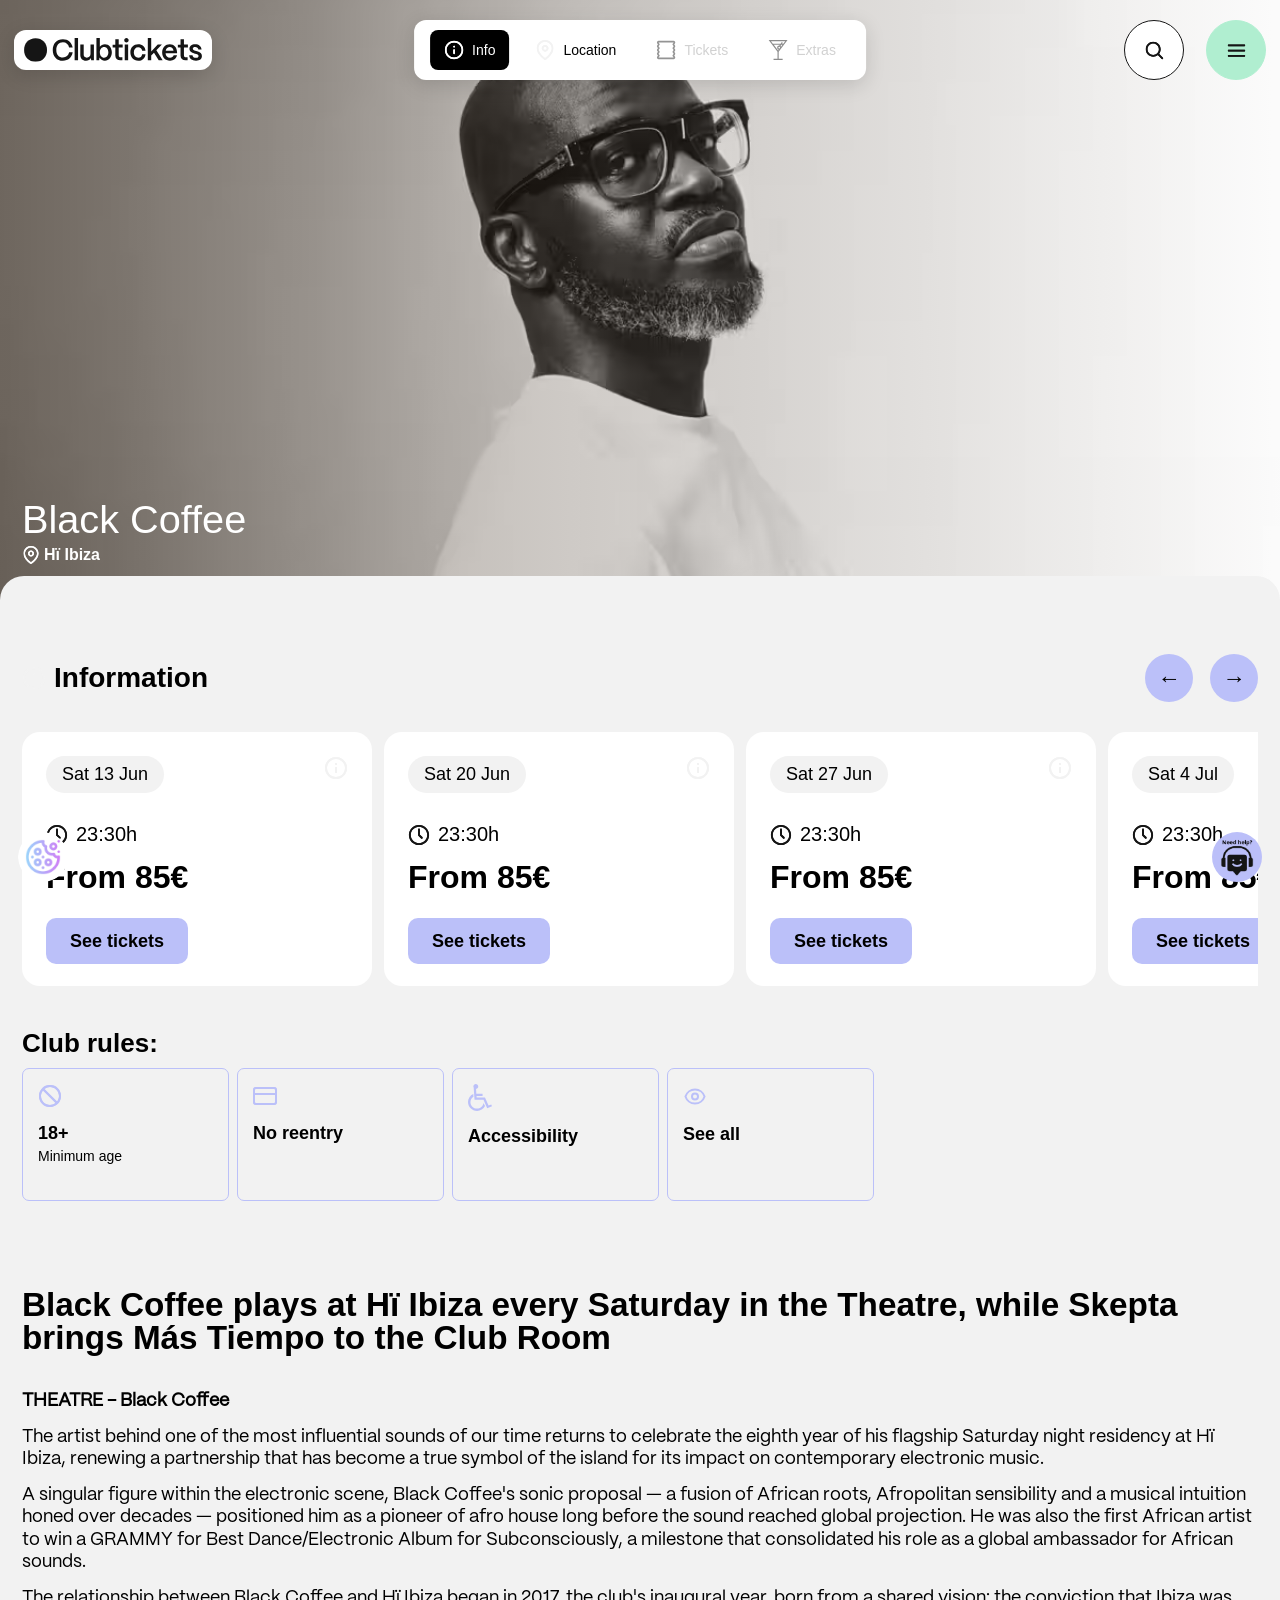
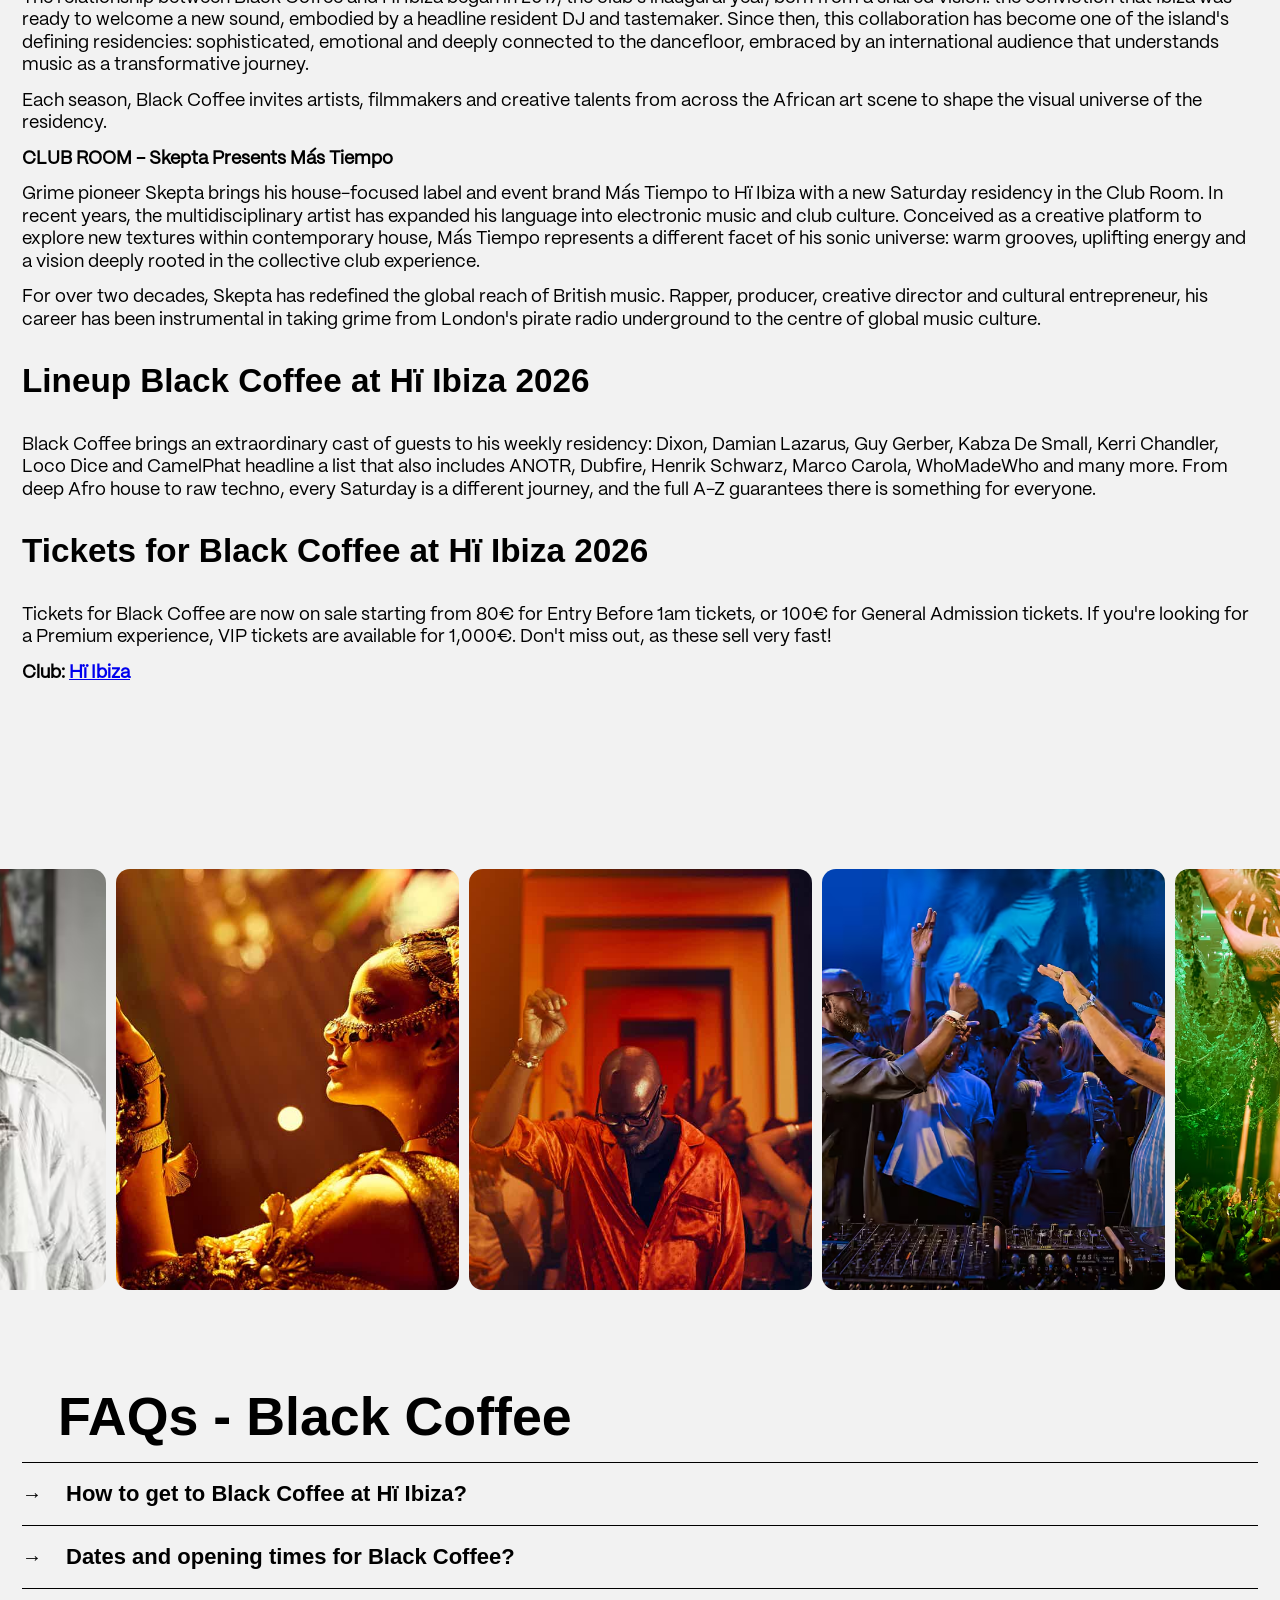
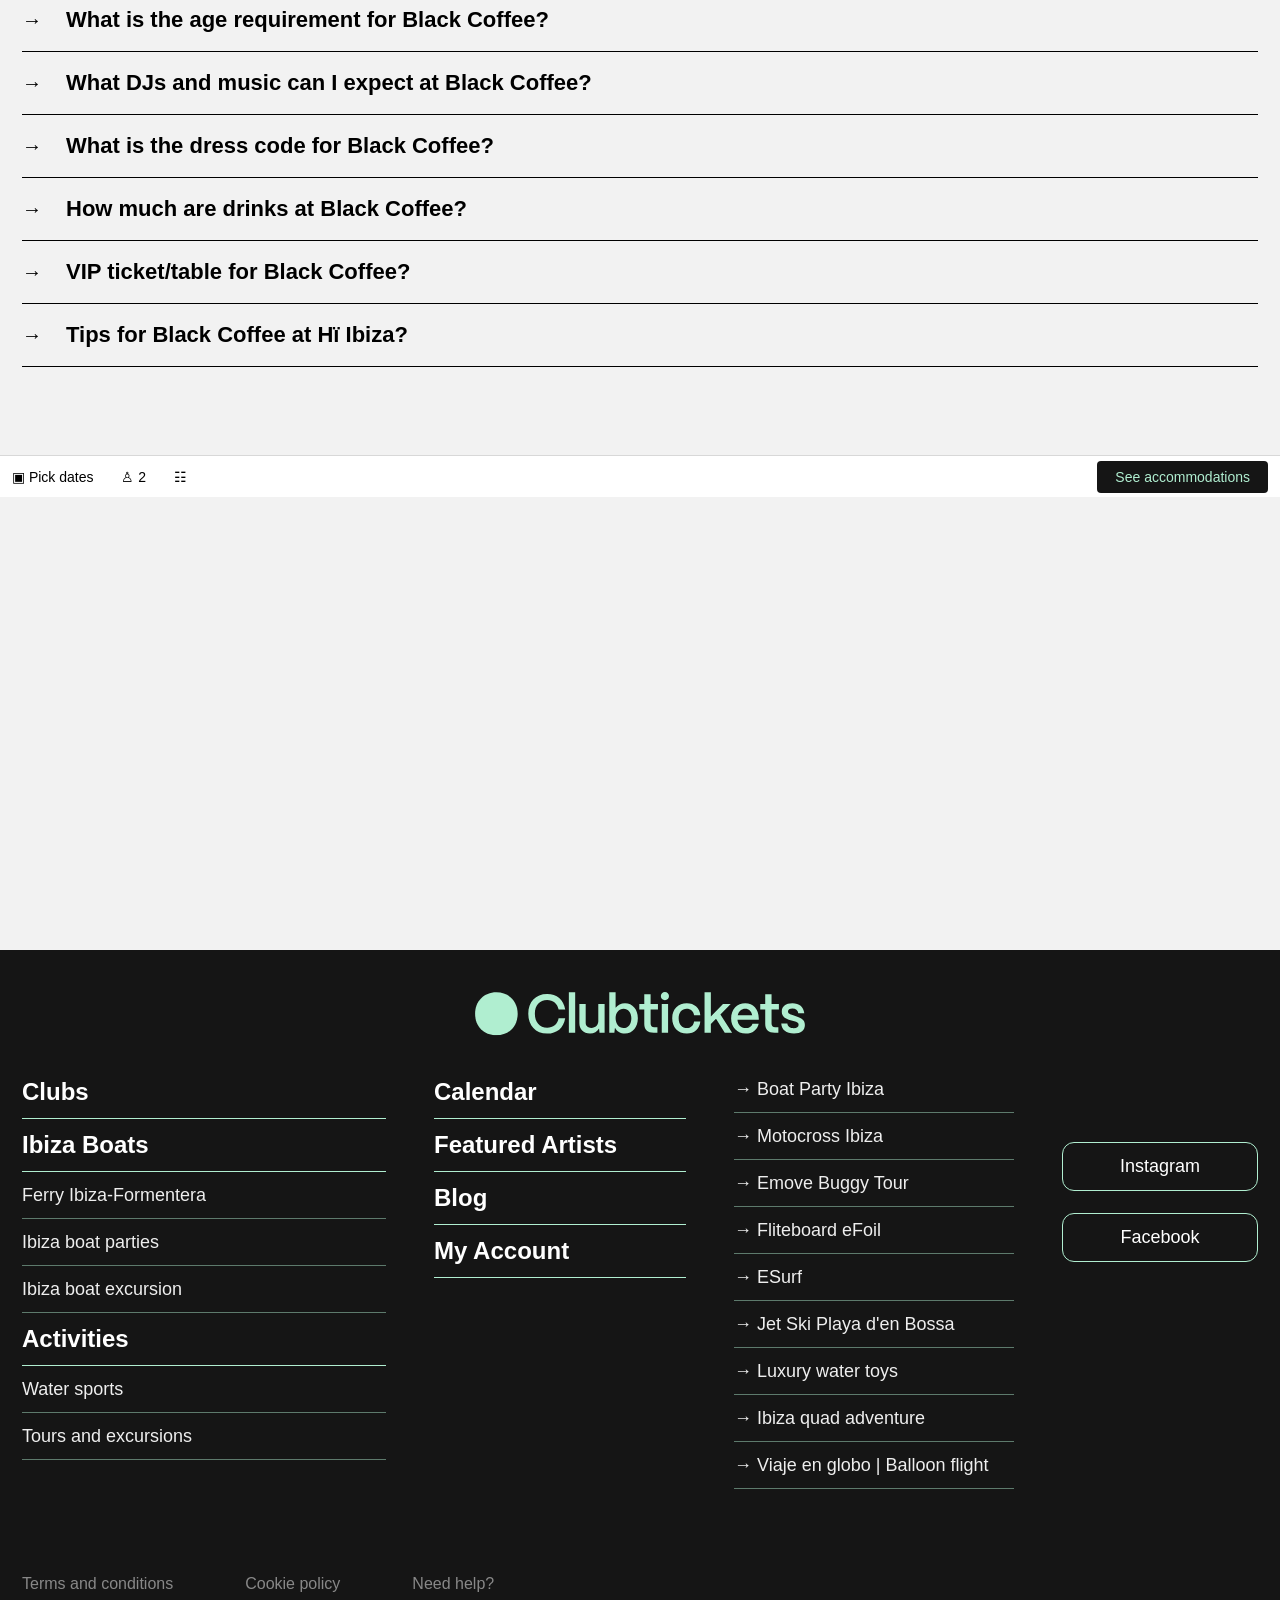
<file: index.html>
<!DOCTYPE html>
<html lang="en">

<head>
  <meta charset="UTF-8">
  <meta name="viewport" content="width=device-width, initial-scale=1.0">
  <title>Black Coffee 2026 at Hï Ibiza | Clubtickets</title>
  <link rel="icon" type="image/svg+xml" href="favicon.svg">
  <link rel="stylesheet" href="styles.css">
</head>

<body>
  <header class="site-header">
    <a class="brand" href="#top" aria-label="Clubtickets">
      <img src="img/logo-header_biza.svg" alt="Clubtickets">
    </a>

    <nav class="pill-nav" aria-label="Event navigation">
      <a class="is-active" href="#info"><img src="img/icon-info_biza.svg" alt="">Info</a>
      <a href="#ubicacion"><img src="img/map-pin-icon_biza.svg" alt="">Location</a>
      <a class="muted" href="entradas.html"><img src="img/icon-ticket_biza.svg" alt="">Tickets</a>
      <a class="muted" href="#extras"><img src="img/icon-extra_biza.svg" alt="">Extras</a>
    </nav>

    <div class="header-actions">
      <button aria-label="Search"><img src="img/logo-search_biza.svg" alt=""></button>
      <button class="menu" aria-label="Menu"><img src="img/logo-menu_biza.svg" alt=""></button>
    </div>
  </header>

  <main id="top">
    <section class="hero" aria-label="Black Coffee at Hï Ibiza">
      <img src="img/smart_retina_.webp" alt="Black Coffee" class="hero-img">
      <div class="hero-shade"></div>
      <div class="hero-title">
        <h1>Black Coffee</h1>
        <p><img src="img/map-pin-icon_biza.svg" alt="">Hï Ibiza</p>
      </div>
    </section>

    <section id="info" class="event-panel">
      <div class="section-head">
        <h2><img src="img/icon-info_biza.svg" alt="">Information</h2>
        <div class="arrows" aria-label="Move dates">
          <button type="button" data-scroll="left" aria-label="Previous dates">←</button>
          <button type="button" data-scroll="right" aria-label="Next dates">→</button>
        </div>
      </div>

      <div id="entradas" class="dates-row" aria-label="Available dates"></div>

      <h3 class="rules-title">Club rules:</h3>
      <div class="rules">
        <article>
          <img src="img/icon-stop_biza.svg" alt="">
          <strong>18+</strong>
          <span>Minimum age</span>
        </article>
        <article>
          <img src="img/icon-credit-card_biza.svg" alt="">
          <strong>No reentry</strong>
        </article>
        <article>
          <img src="img/icon-accessibility_biza.svg" alt="">
          <strong>Accessibility</strong>
        </article>
        <article>
          <img src="img/icon-eye_biza.svg" alt="">
          <strong>See all</strong>
        </article>
      </div>

      <article class="event-copy">
        <h2>Black Coffee plays at Hï Ibiza every Saturday in the Theatre, while Skepta brings Más Tiempo to the Club Room</h2>

        <p><strong>THEATRE - Black Coffee</strong></p>
        <p>The artist behind one of the most influential sounds of our time returns to celebrate the eighth year of his flagship Saturday night residency at Hï Ibiza, renewing a partnership that has become a true symbol of the island for its impact on contemporary electronic music.</p>
        <p>A singular figure within the electronic scene, Black Coffee's sonic proposal — a fusion of African roots, Afropolitan sensibility and a musical intuition honed over decades — positioned him as a pioneer of afro house long before the sound reached global projection. He was also the first African artist to win a GRAMMY for Best Dance/Electronic Album for Subconsciously, a milestone that consolidated his role as a global ambassador for African sounds.</p>
        <p>The relationship between Black Coffee and Hï Ibiza began in 2017, the club's inaugural year, born from a shared vision: the conviction that Ibiza was ready to welcome a new sound, embodied by a headline resident DJ and tastemaker. Since then, this collaboration has become one of the island's defining residencies: sophisticated, emotional and deeply connected to the dancefloor, embraced by an international audience that understands music as a transformative journey.</p>
        <p>Each season, Black Coffee invites artists, filmmakers and creative talents from across the African art scene to shape the visual universe of the residency.</p>

        <p><strong>CLUB ROOM - Skepta Presents Más Tiempo</strong></p>
        <p>Grime pioneer Skepta brings his house-focused label and event brand Más Tiempo to Hï Ibiza with a new Saturday residency in the Club Room. In recent years, the multidisciplinary artist has expanded his language into electronic music and club culture. Conceived as a creative platform to explore new textures within contemporary house, Más Tiempo represents a different facet of his sonic universe: warm grooves, uplifting energy and a vision deeply rooted in the collective club experience.</p>
        <p>For over two decades, Skepta has redefined the global reach of British music. Rapper, producer, creative director and cultural entrepreneur, his career has been instrumental in taking grime from London's pirate radio underground to the centre of global music culture.</p>

        <h2>Lineup Black Coffee at Hï Ibiza 2026</h2>
        <p>Black Coffee brings an extraordinary cast of guests to his weekly residency: Dixon, Damian Lazarus, Guy Gerber, Kabza De Small, Kerri Chandler, Loco Dice and CamelPhat headline a list that also includes ANOTR, Dubfire, Henrik Schwarz, Marco Carola, WhoMadeWho and many more. From deep Afro house to raw techno, every Saturday is a different journey, and the full A-Z guarantees there is something for everyone.</p>

        <h2>Tickets for Black Coffee at Hï Ibiza 2026</h2>
        <p>Tickets for Black Coffee are now on sale starting from 80€ for Entry Before 1am tickets, or 100€ for General Admission tickets. If you're looking for a Premium experience, VIP tickets are available for 1,000€. Don't miss out, as these sell very fast!</p>
        <p><strong>Club:</strong> <a href="#ubicacion">Hï Ibiza</a></p>
      </article>

      <div class="gallery" aria-label="Black Coffee Gallery">
        <img src="img/galeria0.avif" alt="Black Coffee atmosphere at Hï Ibiza">
        <img src="img/galeria1.jpeg" alt="Black Coffee atmosphere at Hï Ibiza">
        <img src="img/galeria2.jpeg" alt="Black Coffee in the booth">
        <img src="img/galeria3.avif" alt="Black Coffee in the booth">
        <img src="img/galeria4.avif" alt="Black Coffee in the booth">
      </div>

      <section class="faq" id="extras">
        <h2>FAQs - Black Coffee</h2>

        <details>
          <summary>How to get to Black Coffee at Hï Ibiza?</summary>
          <div class="faq-answer">
            <p>Black Coffee takes place at Hï Ibiza, located on Carretera Playa d'en Bossa, opposite Ushuaïa Ibiza.<br>
              Google Maps link: <a href="https://maps.app.goo.gl/q3icyHytEB4fkg2i9" target="_blank"
                rel="noopener">https://maps.app.goo.gl/q3icyHytEB4fkg2i9</a></p>
            <p><strong>Bus:</strong> There is a bus stop at the entrance of Hï Ibiza.</p>
            <ul>
              <li>Ibiza – Playa d'en Bossa: Line 14 (€2).</li>
              <li>San Antonio – Playa d'en Bossa: Discobus Line 3B (€5)</li>
              <li>Santa Eulalia – Playa d'en Bossa: Line 13 (to Ibiza) then take another bus to Playa d'en Bossa.</li>
            </ul>
            <p><strong>Taxi:</strong> There is a taxi rank at the entrance of Hï Ibiza. Prices vary depending on the starting point.</p>
            <ul>
              <li>From Ibiza town to Hï Ibiza: Around €15, with a journey of approximately 10 minutes.</li>
              <li>From San Antonio to Hï Ibiza: Takes about 25 minutes. The price is approximately €35.</li>
              <li>From Santa Eulalia to Hï Ibiza: Similar to San Antonio, with a journey of just over 25 minutes and a price of around €35.</li>
            </ul>
            <p><strong>Private transfer:</strong> We work with Dipesa, the largest and most professional private transport company in Ibiza. Prices vary depending on the route.</p>
            <div class="faq-help">
              <span>Still need help?</span>
              <button type="button">Yes</button>
              <button type="button">No</button>
            </div>
          </div>
        </details>

        <details>
          <summary>Dates and opening times for Black Coffee?</summary>
          <div class="faq-answer">
            <p>Black Coffee takes place at Hï Ibiza every Saturday from 2 May to 3 October 2026.</p>
            <p>The Black Coffee event starts at 23:30.</p>
            <div class="faq-help">
              <span>Still need help?</span>
              <button type="button">Yes</button>
              <button type="button">No</button>
            </div>
          </div>
        </details>

        <details>
          <summary>What is the age requirement for Black Coffee?</summary>
          <div class="faq-answer">
            <p>To enter Hï Ibiza you must be 18 years or older.<br>
              Entry is not permitted for anyone under that age, even if accompanied by another adult or their parents.</p>
            <div class="faq-help">
              <span>Still need help?</span>
              <button type="button">Yes</button>
              <button type="button">No</button>
            </div>
          </div>
        </details>

        <details>
          <summary>What DJs and music can I expect at Black Coffee?</summary>
          <div class="faq-answer">
            <p>Black Coffee will lead the Theatre and Skepta will be there every week in the Club Room. You can see the other artists joining them during the purchase process.</p>
            <p>Black Coffee plays Afropolitan, Afro house and deep house.</p>
            <p>Skepta plays house and tech house.</p>
            <div class="faq-help">
              <span>Still need help?</span>
              <button type="button">Yes</button>
              <button type="button">No</button>
            </div>
          </div>
        </details>

        <details>
          <summary>What is the dress code for Black Coffee?</summary>
          <div class="faq-answer">
            <p><u><strong>For the Black Coffee event the dress code for General Admission is casual.</strong></u><br>
              Dress code: Flip-flops, swimwear, bare torsos, men in vests, tracksuit bottoms, hoodies, trainers or hats and/or football/basketball team shirts are not allowed, as well as any ideological attire that may offend the sensibilities of attendees at Hï Ibiza facilities. Selfie sticks will also not be allowed.</p>
            <p><u><strong>Black Coffee: dress code for the VIP Area:</strong></u><br>
              Dress code — aim for sophistication. <strong>IMPORTANT: *men must wear long trousers*</strong></p>
            <div class="faq-help">
              <span>Still need help?</span>
              <button type="button">Yes</button>
              <button type="button">No</button>
            </div>
          </div>
        </details>

        <details>
          <summary>How much are drinks at Black Coffee?</summary>
          <div class="faq-answer">
            <p>As for drinks, a mixed drink (vodka lemon, gin tonic, etc.) will cost from 23€, a beer 18€ and water 15€. For this, we recommend buying the 5-drink package for 99.99€ in advance and saving up to 30€.</p>
            <div class="faq-help">
              <span>Still need help?</span>
              <button type="button">Yes</button>
              <button type="button">No</button>
            </div>
          </div>
        </details>

        <details>
          <summary>VIP ticket/table for Black Coffee?</summary>
          <div class="faq-answer">
            <p><strong>VIP EXPERIENCE ENTRY</strong> is available for this event at a price of 1,000 € per person.<br>
              Includes <strong>priority access</strong> through the VIP entrance (Industry Access), <strong>access to VIP areas</strong> (excluding VIP table area and private balconies) and <strong>5 drinks per entry</strong> (excluding Champagne). VIP EXPERIENCE tickets are available during the purchase process for most Hï Ibiza events.</p>
            <p>VIP tables for Black Coffee operate with a minimum spend. To book a table, a set amount is required, which varies depending on the event, table location and time of booking.<br>
              Booking a VIP table includes entry for you and your guests through VIP access, a private table, and the minimum spend is used as credit to buy bottles.<br>
              If you are interested in booking a VIP table, please contact the VIP department directly.</p>
            <div class="faq-help">
              <span>Still need help?</span>
              <button type="button">Yes</button>
              <button type="button">No</button>
            </div>
          </div>
        </details>

        <details>
          <summary>Tips for Black Coffee at Hï Ibiza?</summary>
          <div class="faq-answer">
            <p>If your hotel is located in Playa d'en Bossa, have a drink during the Ushuaïa party at the secret Ushuaïa Tower Rooftop! Book your drink here only.</p>
            <p>You can also enjoy a menu at Gordon Ramsay's Hell's Kitchen before going to Hï Ibiza. The restaurant is located at The Unexpected Ibiza Hotel and is open from 19:00 to 23:30. You can make your purchase through the following link: here</p>
            <p>Don't miss the experience at 'The Wild Corner' in Hï Ibiza, the world's most infamous bathroom. Expect the best of house and disco, with renowned guests appearing for unannounced sets.</p>
            <div class="faq-help">
              <span>Still need help?</span>
              <button type="button">Yes</button>
              <button type="button">No</button>
            </div>
          </div>
        </details>
      </section>
    </section>

    <section id="ubicacion" class="map-section" aria-label="Location map">
      <div class="map-toolbar">
        <span>▣ Pick dates</span>
        <span>♙ 2</span>
        <span>☷</span>
        <button type="button">See accommodations</button>
      </div>
      <div class="map-embed">
        <iframe
          src="https://www.google.com/maps/embed?pb=!1m14!1m8!1m3!1d3105.67117726365!2d1.4015884!3d38.8857644!3m2!1i1024!2i768!4f13.1!3m3!1m2!1s0x129945cd51d4310d%3A0xea8bf3bbed0f6cab!2zSMOvIEliaXph!5e0!3m2!1ses-419!2sco!4v1781215178557!5m2!1ses-419!2sco"
          width="100%" height="450" style="border:0;" allowfullscreen="" loading="lazy"
          referrerpolicy="no-referrer-when-downgrade"></iframe>
      </div>
    </section>
  </main>

  <footer class="site-footer">
    <img class="footer-logo" src="img/footer-logo-01_biza.svg" alt="Clubtickets">
    <div class="footer-grid">
      <div>
        <h3>Clubs</h3>
        <h3>Ibiza Boats</h3>
        <p>Ferry Ibiza-Formentera</p>
        <p>Ibiza boat parties</p>
        <p>Ibiza boat excursion</p>
        <h3>Activities</h3>
        <p>Water sports</p>
        <p>Tours and excursions</p>
      </div>
      <div>
        <h3>Calendar</h3>
        <h3>Featured Artists</h3>
        <h3>Blog</h3>
        <h3>My Account</h3>
      </div>
      <div>
        <p>→ Boat Party Ibiza</p>
        <p>→ Motocross Ibiza</p>
        <p>→ Emove Buggy Tour</p>
        <p>→ Fliteboard eFoil</p>
        <p>→ ESurf</p>
        <p>→ Jet Ski Playa d'en Bossa</p>
        <p>→ Luxury water toys</p>
        <p>→ Ibiza quad adventure</p>
        <p>→ Viaje en globo | Balloon flight</p>
      </div>
      <div class="social">
        <button type="button">Instagram</button>
        <button type="button">Facebook</button>
      </div>
    </div>
    <div class="legal">
      <span>Terms and conditions</span>
      <span>Cookie policy</span>
      <span>Need help?</span>
    </div>
  </footer>

  <div class="menu-overlay" id="menuOverlay" aria-hidden="true">
    <div class="menu-overlay-top">
      <a class="menu-brand" href="#top" aria-label="Clubtickets">
        <img src="img/logo-header_biza.svg" alt="Clubtickets">
      </a>
      <div class="lang-switch">
        <a href="#">EN</a><span>/</span>
        <a href="#" class="is-active">ES</a><span>/</span>
        <a href="#">FR</a><span>/</span>
        <a href="#">IT</a><span>/</span>
        <a href="#">DE</a><span>/</span>
        <a href="#">NL</a>
      </div>
      <button class="menu-close" aria-label="Close menu">
        <img src="img/logo-menu-close_biza.svg" alt="Close">
      </button>
    </div>

    <nav class="menu-overlay-nav">
      <div class="menu-col-left">
        <a href="#">Clubs</a>
        <a href="#">Ibiza Boats</a>
        <a href="#">Activities</a>
        <a href="#">Calendar</a>
        <a href="#">My Account</a>
        <a href="#">Contact</a>
      </div>
      <div class="menu-col-right">
        <a href="#"><span>→</span> Ibiza Boat Trip</a>
        <a href="#"><span>→</span> Ibiza Boat Party</a>
        <a href="#"><span>→</span> Ibiza-Formentera Ferry</a>
        <a href="#"><span>→</span> Tours</a>
        <a href="#"><span>→</span> Water Sports</a>
      </div>
    </nav>
  </div>

  <button class="chat" aria-label="Ayuda">
    <img src="img/bizar-help.webp" alt="Ayuda">
  </button>
  <button class="cookies" aria-label="Cookies">
    <img src="img/cookies_biza.png" alt="Cookies">
  </button>

  <script src="script.js"></script>
</body>

</html>
</file>
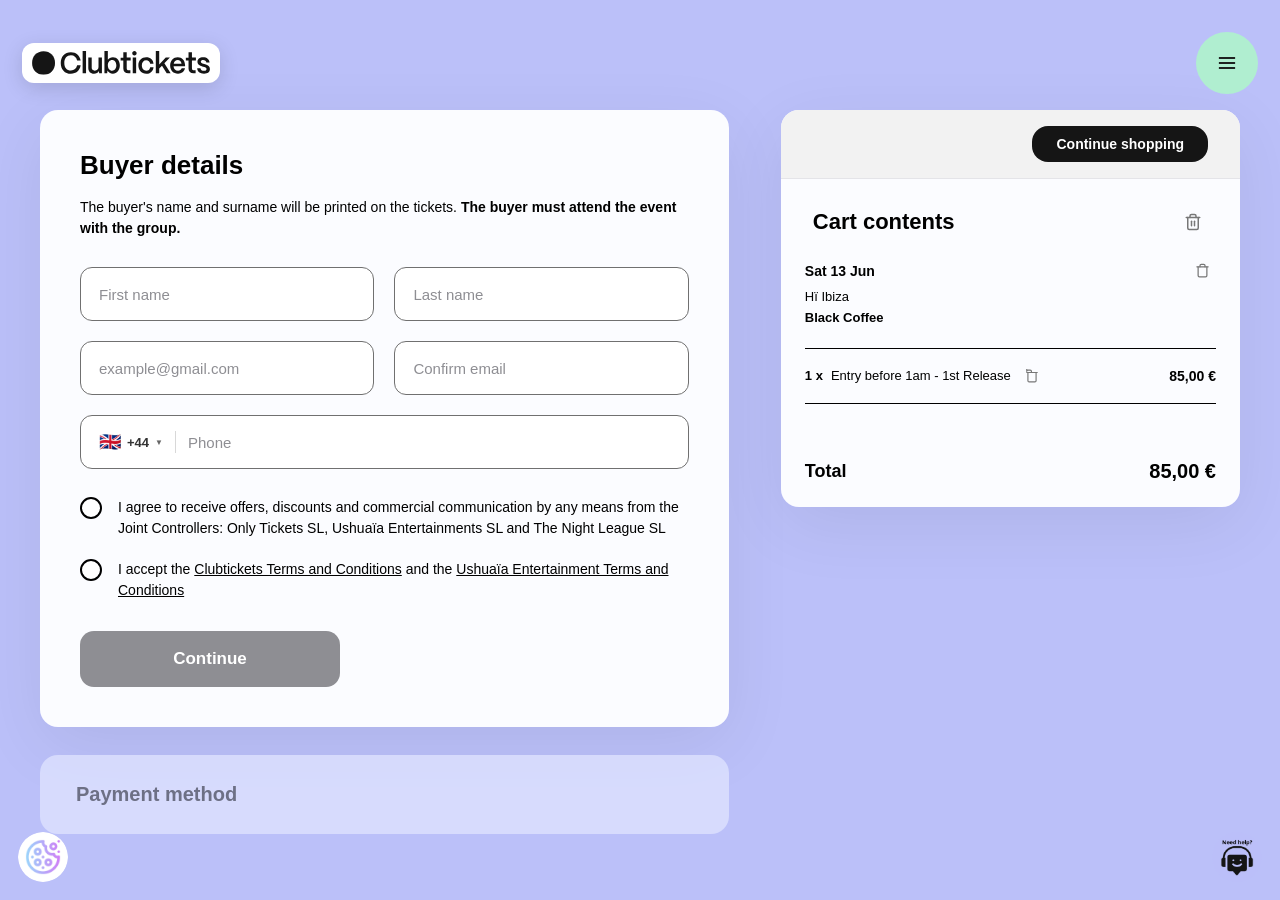
<file: checkout.html>
<!DOCTYPE html>
<html lang="en">
<head>
  <meta charset="UTF-8">
  <meta name="viewport" content="width=device-width, initial-scale=1.0">
  <title>Checkout | Clubtickets</title>
  <link rel="stylesheet" href="styles.css">
</head>
<body class="checkout-page">
  <header class="ticket-header">
    <a class="brand" href="index.html" aria-label="Clubtickets">
      <img src="img/logo-header_biza.svg" alt="Clubtickets">
    </a>
    <button class="ticket-menu" type="button" aria-label="Menu">
      <img src="img/logo-menu_biza.svg" alt="">
    </button>
  </header>

  <main class="checkout-main">
    <div class="checkout-grid">
      <!-- Left Column: Forms -->
      <div class="checkout-left">
        <section class="checkout-card buyer-info-card">
          <h2>Buyer details</h2>
          <p class="buyer-info-desc">
            The buyer's name and surname will be printed on the tickets.
            <strong>The buyer must attend the event with the group.</strong>
          </p>

          <form id="buyerForm" class="buyer-form">
            <div class="form-row">
              <input type="text" id="nombre" placeholder="First name" required>
              <input type="text" id="apellidos" placeholder="Last name" required>
            </div>
            
            <div class="form-row">
              <input type="email" id="email" placeholder="example@gmail.com" required>
              <input type="email" id="confirmEmail" placeholder="Confirm email" required>
            </div>

            <div class="phone-input-container">
              <div class="country-select-wrapper">
                <div class="country-select" id="countrySelect">
                  <span class="flag" id="selectedFlag">🇬🇧</span>
                  <span class="dial-code" id="selectedDial">+44</span>
                  <span class="dropdown-arrow">▼</span>
                </div>
                <div class="country-dropdown" id="countryDropdown"></div>
              </div>
              <input type="tel" id="telefono" placeholder="Phone" required>
            </div>

            <div class="consent-checkboxes">
              <label class="custom-checkbox-label">
                <input type="checkbox" id="consentMarketing">
                <span class="checkbox-circle"></span>
                <span class="checkbox-text">
                  I agree to receive offers, discounts and commercial communication by any means from the Joint Controllers: Only Tickets SL, Ushuaïa Entertainments SL and The Night League SL
                </span>
              </label>

              <label class="custom-checkbox-label">
                <input type="checkbox" id="consentTerms" required>
                <span class="checkbox-circle"></span>
                <span class="checkbox-text">
                  I accept the <a href="#" target="_blank">Clubtickets Terms and Conditions</a> and the <a href="#" target="_blank">Ushuaïa Entertainment Terms and Conditions</a>
                </span>
              </label>
            </div>

            <button type="submit" class="submit-btn" id="submitBtn" disabled>Continue</button>
          </form>
        </section>

        <!-- Collapsed Payment Section -->
        <section class="checkout-card collapsed-payment-card">
          <h2>Payment method</h2>
        </section>
      </div>

      <!-- Right Column: Cart -->
      <div class="checkout-right">
        <section class="checkout-card cart-card">
          <div class="cart-header-action">
            <a href="entradas.html" class="continue-shopping-btn">Continue shopping</a>
          </div>

          <div class="cart-title-row">
            <h2>Cart contents</h2>
            <button class="icon-btn clear-cart-btn" type="button" aria-label="Empty cart">
              <svg width="18" height="18" viewBox="0 0 24 24" fill="none" stroke="currentColor" stroke-width="2" stroke-linecap="round" stroke-linejoin="round">
                <polyline points="3 6 5 6 21 6"></polyline>
                <path d="M19 6v14a2 2 0 0 1-2 2H7a2 2 0 0 1-2-2V6m3 0V4a2 2 0 0 1 2-2h4a2 2 0 0 1 2 2v2"></path>
                <line x1="10" y1="11" x2="10" y2="17"></line>
                <line x1="14" y1="11" x2="14" y2="17"></line>
              </svg>
            </button>
          </div>

          <div class="cart-items-container">
            <!-- Event header block -->
            <div class="cart-event-block">
              <div class="cart-event-title-row">
                <span class="cart-event-date">Sat 13 Jun</span>
                <button class="icon-btn remove-event-btn" type="button" aria-label="Remove event">
                  <svg width="15" height="15" viewBox="0 0 24 24" fill="none" stroke="currentColor" stroke-width="2" stroke-linecap="round" stroke-linejoin="round">
                    <polyline points="3 6 5 6 21 6"></polyline>
                    <path d="M19 6v14a2 2 0 0 1-2 2H7a2 2 0 0 1-2-2V6m3 0V4a2 2 0 0 1 2-2h4a2 2 0 0 1 2 2v2"></path>
                  </svg>
                </button>
              </div>
              <div class="cart-event-details">
                <p class="cart-event-venue">Hï Ibiza</p>
                <p class="cart-event-artist">Black Coffee</p>
              </div>
            </div>

            <!-- Ticket rows -->
            <div class="cart-item-row">
              <div class="cart-item-desc">
                <span class="cart-item-qty">1 x</span>
                <span class="cart-item-name">Entry before 1am - 1st Release</span>
                <button class="icon-btn remove-item-btn" type="button" aria-label="Remove ticket">
                  <svg width="14" height="14" viewBox="0 0 24 24" fill="none" stroke="currentColor" stroke-width="2" stroke-linecap="round" stroke-linejoin="round">
                    <polyline points="3 6 5 6 21 6"></polyline>
                    <path d="M19 6v14a2 2 0 0 1-2 2H7a2 2 0 0 1-2-2V6M3 0V4a2 2 0 0 1 2-2h4a2 2 0 0 1 2 2v2"></path>
                  </svg>
                </button>
              </div>
              <div class="cart-item-price">85,00 €</div>
            </div>
          </div>

          <div class="cart-total-divider"></div>

          <div class="cart-total-row">
            <span>Total</span>
            <strong class="cart-total-val">85,00 €</strong>
          </div>
        </section>
      </div>
    </div>
  </main>

  <button class="chat" aria-label="Help">
    <img src="img/bizar-help.webp" alt="Help">
  </button>
  <button class="cookies" aria-label="Cookies">
    <img src="img/cookies_biza.png" alt="Cookies">
  </button>
  <script src="checkout.js"></script>
</body>
</html>
</file>
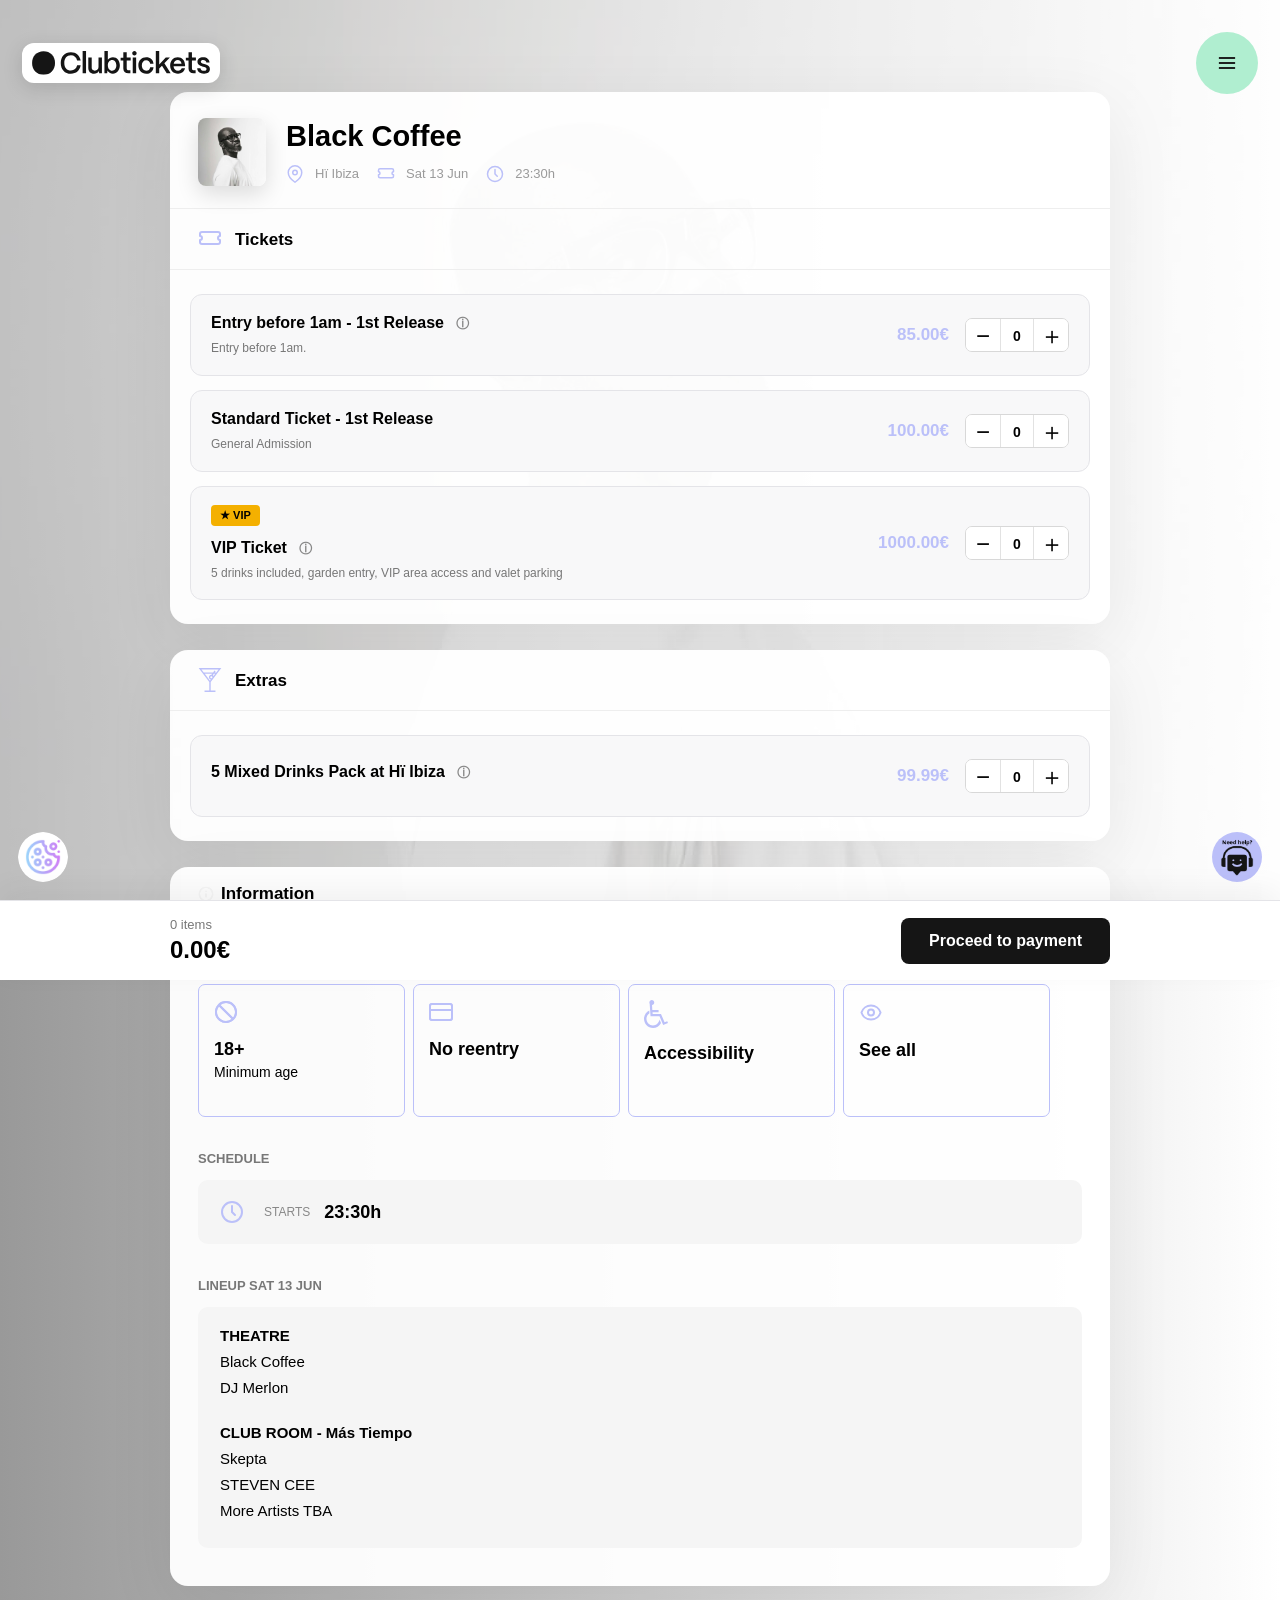
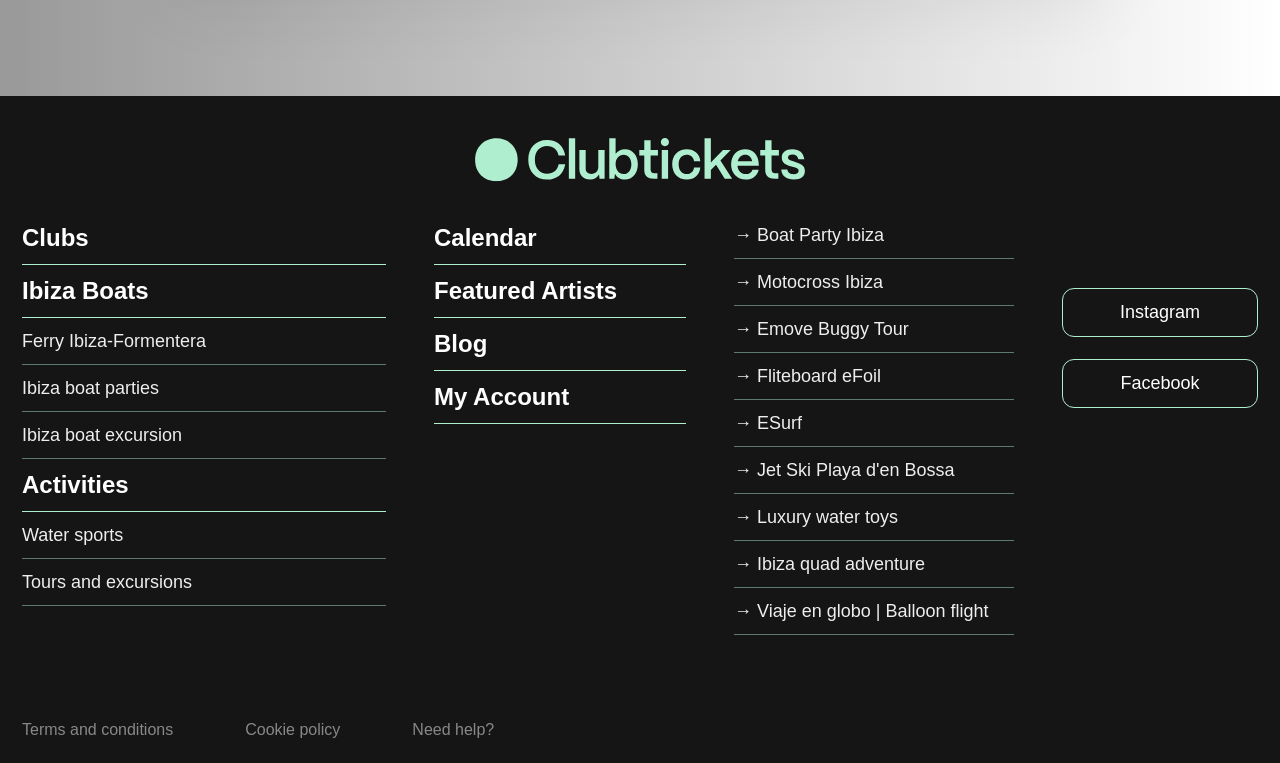
<file: entradas.html>
<!DOCTYPE html>
<html lang="en">
<head>
  <meta charset="UTF-8">
  <meta name="viewport" content="width=device-width, initial-scale=1.0">
  <title>Tickets Black Coffee 2026 | Clubtickets</title>
  <link rel="stylesheet" href="styles.css">
</head>
<body class="tickets-page">
  <header class="ticket-header">
    <a class="brand" href="index.html" aria-label="Clubtickets">
      <img src="img/logo-header_biza.svg" alt="Clubtickets">
    </a>
    <button class="ticket-menu" type="button" aria-label="Menu">
      <img src="img/logo-menu_biza.svg" alt="">
    </button>
  </header>

  <main class="ticket-main">
    <section class="checkout-card checkout-card-main">
      <div class="event-summary">
        <img src="img/smart_retina_.jpeg" alt="Black Coffee">
        <div>
          <h1>Black Coffee</h1>
          <p>
            <span><svg width="18" height="18" viewBox="0 0 24 24" fill="none" style="vertical-align:middle;margin-right:4px"><path d="M21 10C21 17 12 23 12 23C12 23 3 17 3 10C3 5.02944 7.02944 1 12 1C16.9706 1 21 5.02944 21 10Z" stroke="#BBC0F9" stroke-width="2"/><circle cx="12" cy="10" r="3" stroke="#BBC0F9" stroke-width="2"/></svg>Hï Ibiza</span>
            <span><svg width="18" height="18" viewBox="0 0 24 24" fill="none" style="vertical-align:middle;margin-right:4px"><path d="M2 9V7C2 5.89543 2.89543 5 4 5H20C21.1046 5 22 5.89543 22 7V9C20.8954 9 20 9.89543 20 11C20 12.1046 20.8954 13 22 13V15C22 16.1046 21.1046 17 20 17H4C2.89543 17 2 16.1046 2 15V13C3.10457 13 4 12.1046 4 11C4 9.89543 3.10457 9 2 9Z" stroke="#BBC0F9" stroke-width="2" stroke-linecap="round" stroke-linejoin="round"/></svg>Sat 13 Jun</span>
            <span><svg width="18" height="18" viewBox="0 0 24 24" fill="none" style="vertical-align:middle;margin-right:4px"><circle cx="12" cy="12" r="10" stroke="#BBC0F9" stroke-width="2"/><path d="M12 6V12L15 15" stroke="#BBC0F9" stroke-width="2" stroke-linecap="round"/></svg>23:30h</span>
          </p>
        </div>
      </div>

      <h2 class="ticket-section-title"><svg width="24" height="24" viewBox="0 0 24 24" fill="none" style="vertical-align:middle;margin-right:6px"><path d="M2 9V7C2 5.89543 2.89543 5 4 5H20C21.1046 5 22 5.89543 22 7V9C20.8954 9 20 9.89543 20 11C20 12.1046 20.8954 13 22 13V15C22 16.1046 21.1046 17 20 17H4C2.89543 17 2 16.1046 2 15V13C3.10457 13 4 12.1046 4 11C4 9.89543 3.10457 9 2 9Z" stroke="#BBC0F9" stroke-width="2" stroke-linecap="round" stroke-linejoin="round"/></svg>Tickets</h2>

      <div class="ticket-list">
        <article class="ticket-row">
          <div>
            <h3>Entry before 1am - 1st Release <span>ⓘ</span></h3>
            <p>Entry before 1am.</p>
          </div>
          <strong>85.00€</strong>
          <div class="quantity" aria-label="Cantidad">
            <button type="button">−</button><span>0</span><button type="button">＋</button>
          </div>
        </article>

        <article class="ticket-row">
          <div>
            <h3>Standard Ticket - 1st Release</h3>
            <p>General Admission</p>
          </div>
          <strong>100.00€</strong>
          <div class="quantity" aria-label="Cantidad">
            <button type="button">−</button><span>0</span><button type="button">＋</button>
          </div>
        </article>

        <article class="ticket-row">
          <div>
            <small>★ VIP</small>
            <h3>VIP Ticket <span>ⓘ</span></h3>
            <p>5 drinks included, garden entry, VIP area access and valet parking</p>
          </div>
          <strong>1000.00€</strong>
          <div class="quantity" aria-label="Cantidad">
            <button type="button">−</button><span>0</span><button type="button">＋</button>
          </div>
        </article>
      </div>
    </section>

    <section class="checkout-card">
      <h2 class="ticket-section-title"><svg width="24" height="24" viewBox="0 0 24 24" fill="none" style="vertical-align:middle;margin-right:6px"><path d="M12.7061 14.1163L23.3536 8.39233e-05H0.647461L11.295 14.1163V22.589H6.53519V24.0001H17.4659V22.589H12.7061V14.1163ZM14.275 9.6929L14.0875 9.94143C13.8993 10.1263 13.6415 10.2406 13.3574 10.2406C12.7824 10.2406 12.3146 9.77273 12.3146 9.19771C12.3146 8.62269 12.7824 8.15488 13.3574 8.15488C13.9324 8.15488 14.4003 8.62265 14.4003 9.19771C14.4003 9.37677 14.3549 9.54547 14.275 9.6929ZM15.5209 8.04107C15.3549 7.73155 15.1242 7.46183 14.8472 7.24958L15.836 5.84526H17.1772L15.5209 8.04107ZM3.47937 1.41121H20.5217L18.2416 4.43413H16.8297L17.6333 3.29291L16.4795 2.48052L15.1038 4.43413H5.75946L3.47937 1.41121ZM6.8239 5.84526H14.1102L13.4754 6.74676C13.4363 6.74488 13.397 6.74376 13.3574 6.74376C12.0043 6.74376 10.9035 7.84457 10.9035 9.19771C10.9035 10.3731 11.7343 11.3577 12.8394 11.5962L12.0005 12.7083L6.8239 5.84526Z" fill="#BBC0F9"/></svg>Extras</h2>
      <div class="ticket-list">
        <article class="ticket-row">
          <div>
            <h3>5 Mixed Drinks Pack at Hï Ibiza <span>ⓘ</span></h3>
          </div>
          <strong>99.99€</strong>
          <div class="quantity" aria-label="Cantidad">
            <button type="button">−</button><span>0</span><button type="button">＋</button>
          </div>
        </article>
      </div>
    </section>

    <section class="checkout-card info-checkout">
      <h2 class="ticket-section-title"><img src="img/icon-info_biza.svg" alt="">Information</h2>

      <h3>REQUIREMENTS</h3>
      <div class="rules ticket-rules">
        <article>
          <img src="img/icon-stop_biza.svg" alt="">
          <strong>18+</strong>
          <span>Minimum age</span>
        </article>
        <article>
          <img src="img/icon-credit-card_biza.svg" alt="">
          <strong>No reentry</strong>
        </article>
        <article>
          <img src="img/icon-accessibility_biza.svg" alt="">
          <strong>Accessibility</strong>
        </article>
        <article>
          <img src="img/icon-eye_biza.svg" alt="">
          <strong>See all</strong>
        </article>
      </div>

      <h3>SCHEDULE</h3>
      <div class="time-box">
        <svg width="24" height="24" viewBox="0 0 24 24" fill="none" style="vertical-align:middle;margin-right:6px"><circle cx="12" cy="12" r="10" stroke="#BBC0F9" stroke-width="2"/><path d="M12 6V12L15 15" stroke="#BBC0F9" stroke-width="2" stroke-linecap="round"/></svg>
        <span>STARTS</span>
        <strong>23:30h</strong>
      </div>

      <h3>LINEUP SAT 13 JUN</h3>
      <div class="lineup-box">
        <p><strong>THEATRE</strong></p>
        <p>Black Coffee</p>
        <p>DJ Merlon</p>
        <p><strong>CLUB ROOM - Más Tiempo</strong></p>
        <p>Skepta</p>
        <p>STEVEN CEE</p>
        <p>More Artists TBA</p>
      </div>
    </section>
  </main>

  <footer class="site-footer">
    <img class="footer-logo" src="img/footer-logo-01_biza.svg" alt="Clubtickets">
    <div class="footer-grid">
      <div>
        <h3>Clubs</h3>
        <h3>Ibiza Boats</h3>
        <p>Ferry Ibiza-Formentera</p>
        <p>Ibiza boat parties</p>
        <p>Ibiza boat excursion</p>
        <h3>Activities</h3>
        <p>Water sports</p>
        <p>Tours and excursions</p>
      </div>
      <div>
        <h3>Calendar</h3>
        <h3>Featured Artists</h3>
        <h3>Blog</h3>
        <h3>My Account</h3>
      </div>
      <div>
        <p>→ Boat Party Ibiza</p>
        <p>→ Motocross Ibiza</p>
        <p>→ Emove Buggy Tour</p>
        <p>→ Fliteboard eFoil</p>
        <p>→ ESurf</p>
        <p>→ Jet Ski Playa d'en Bossa</p>
        <p>→ Luxury water toys</p>
        <p>→ Ibiza quad adventure</p>
        <p>→ Viaje en globo | Balloon flight</p>
      </div>
      <div class="social">
        <button type="button">Instagram</button>
        <button type="button">Facebook</button>
      </div>
    </div>
    <div class="legal">
      <span>Terms and conditions</span>
      <span>Cookie policy</span>
      <span>Need help?</span>
    </div>
  </footer>

  <div class="checkout-footer" id="checkoutFooter">
    <div class="checkout-footer-container">
      <div class="checkout-footer-info">
        <span class="checkout-footer-count" id="footerItemCount">0 items</span>
        <strong class="checkout-footer-price" id="footerTotalPrice">0.00€</strong>
      </div>
      <button class="checkout-footer-btn" type="button">Proceed to payment</button>
    </div>
  </div>

  <button class="chat" aria-label="Help">
    <img src="img/bizar-help.webp" alt="Help">
  </button>
  <button class="cookies" aria-label="Cookies">
    <img src="img/cookies_biza.png" alt="Cookies">
  </button>
  <script src="tickets.js"></script>
</body>
</html>
</file>
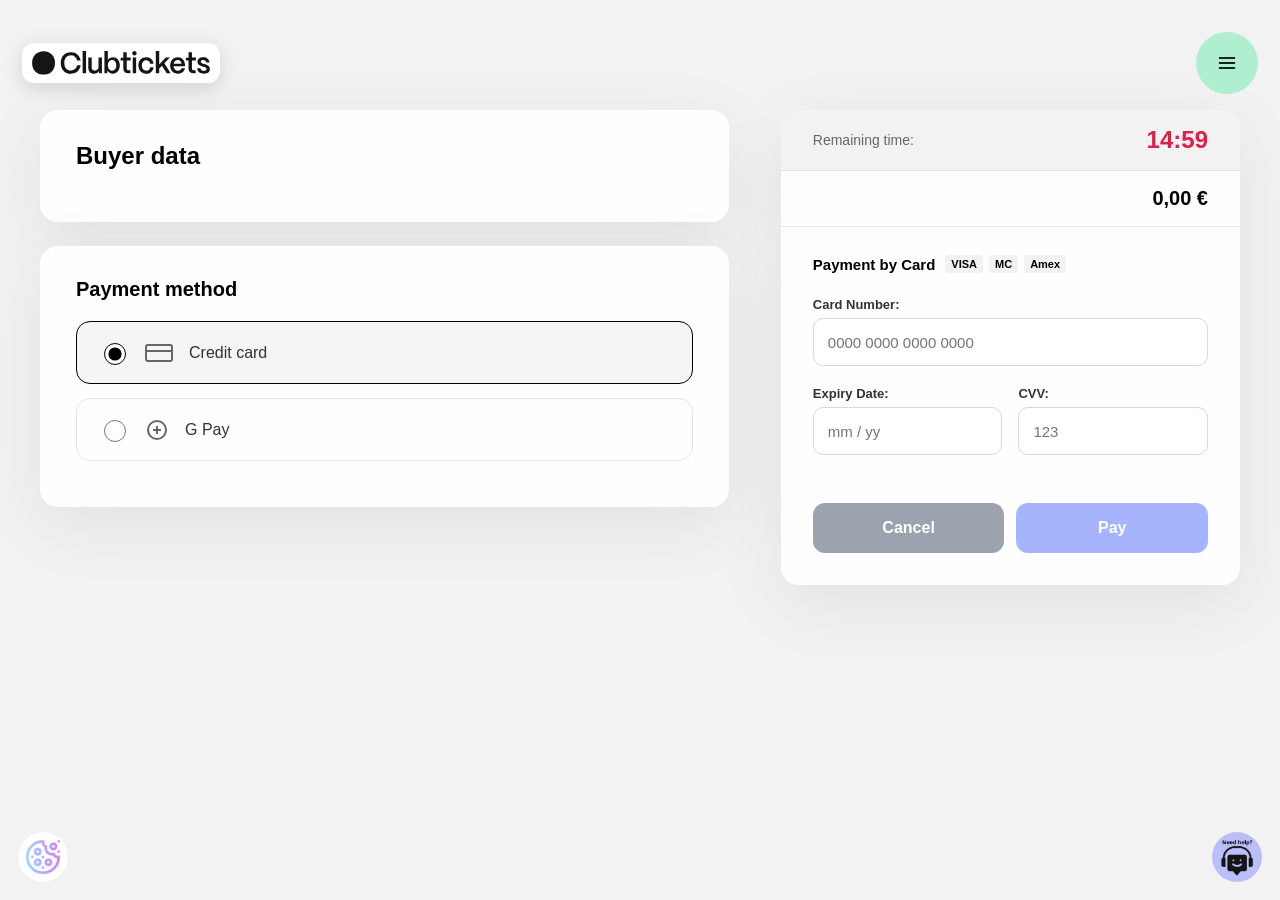
<file: payment.html>
<!DOCTYPE html>
<html lang="en">
<head>
  <meta charset="UTF-8">
  <meta name="viewport" content="width=device-width, initial-scale=1.0">
  <title>Payment | Clubtickets</title>
  <link rel="stylesheet" href="styles.css">
  <style>
    .payment-page {
      background: #bbc0f9;
      min-height: 100vh;
    }

    .payment-main {
      padding: 110px 40px 40px;
      width: 100%;
    }

    .payment-grid {
      display: grid;
      grid-template-columns: 1.2fr 0.8fr;
      gap: 52px;
      margin: 0 auto;
      max-width: 1400px;
      width: 100%;
    }

    .payment-left,
    .payment-right {
      display: flex;
      flex-direction: column;
      gap: 24px;
    }

    .payment-card {
      background: #fffffff2;
      border-radius: 18px;
      box-shadow: 0 18px 70px #00000012;
      overflow: hidden;
      padding: 32px 36px;
    }

    .payment-card h2 {
      font-size: 24px;
      font-weight: 700;
      margin: 0 0 20px;
      color: #000;
    }

    .payment-card h3 {
      font-size: 20px;
      font-weight: 600;
      margin: 0 0 20px;
      color: #000;
    }

    .buyer-field {
      margin-bottom: 16px;
    }

    .buyer-field label {
      color: #666;
      display: block;
      font-size: 12px;
      font-weight: 600;
      margin-bottom: 4px;
      text-transform: uppercase;
    }

    .buyer-field p {
      color: #000;
      font-size: 15px;
      margin: 0;
    }

    .buyer-row {
      display: grid;
      grid-template-columns: 1fr 1fr;
      gap: 20px;
    }

    .payment-option {
      align-items: center;
      border: 1px solid #e4e4e8;
      border-radius: 14px;
      cursor: pointer;
      display: flex;
      gap: 16px;
      margin-bottom: 14px;
      padding: 18px 22px;
      transition: border-color 0.2s ease, background 0.2s ease;
    }

    .payment-option:hover {
      background: #f9f9fb;
    }

    .payment-option.selected {
      border-color: #000;
      background: #f5f5f7;
    }

    .payment-option input {
      accent-color: #000;
      height: 22px;
      width: 22px;
    }

    .payment-option .pay-icon {
      color: #666;
      flex-shrink: 0;
    }

    .payment-option .pay-label {
      color: #333;
      font-size: 16px;
      font-weight: 500;
    }

    /* Right column */
    .payment-right-card {
      background: #fffffff2;
      border-radius: 18px;
      box-shadow: 0 18px 70px #00000012;
      overflow: hidden;
    }

    .timer-bar {
      align-items: center;
      background: #f2f2f2;
      border-bottom: 1px solid #e4e4e8;
      display: flex;
      justify-content: space-between;
      padding: 16px 32px;
    }

    .timer-label {
      color: #666;
      font-size: 14px;
    }

    .timer-val {
      color: #e11d48;
      font-size: 24px;
      font-weight: 700;
    }

    .total-row {
      display: flex;
      justify-content: flex-end;
      align-items: center;
      padding: 16px 32px;
      border-bottom: 1px solid #e4e4e8;
    }

    .total-row strong {
      font-size: 20px;
      font-weight: 700;
      color: #000;
    }

    .card-form {
      padding: 28px 32px 32px;
    }

    .card-form-header {
      align-items: center;
      display: flex;
      gap: 10px;
      margin-bottom: 24px;
    }

    .card-form-header h4 {
      font-size: 15px;
      font-weight: 600;
      margin: 0;
    }

    .card-logos {
      display: flex;
      gap: 6px;
      align-items: center;
    }

    .card-logo {
      background: #f2f2f2;
      border-radius: 4px;
      font-size: 11px;
      font-weight: 700;
      padding: 3px 6px;
    }

    .card-form-row {
      margin-bottom: 20px;
    }

    .card-form-row label {
      color: #333;
      display: block;
      font-size: 13px;
      font-weight: 600;
      margin-bottom: 6px;
    }

    .card-form-row input {
      border: 1px solid #d8d8d8;
      border-radius: 10px;
      font-size: 15px;
      height: 48px;
      padding: 0 14px;
      width: 100%;
      background: #fff;
      color: #000;
      outline: none;
    }

    .card-form-row input:focus {
      border-color: #000;
    }

    .card-form-row .input-hint {
      color: #999;
      font-size: 12px;
      margin-top: 4px;
    }

    .card-form-dual {
      display: grid;
      grid-template-columns: 1fr 1fr;
      gap: 16px;
    }

    .card-form-actions {
      display: flex;
      gap: 12px;
      margin-top: 28px;
    }

    .btn-cancel {
      background: #9ca3af;
      border: 0;
      border-radius: 12px;
      color: #fff;
      cursor: pointer;
      flex: 1;
      font-size: 16px;
      font-weight: 700;
      height: 50px;
      transition: opacity 0.2s ease;
    }

    .btn-cancel:hover {
      opacity: 0.9;
    }

    .btn-pay {
      background: #a5b4fc;
      border: 0;
      border-radius: 12px;
      color: #fff;
      cursor: pointer;
      flex: 1;
      font-size: 16px;
      font-weight: 700;
      height: 50px;
      transition: opacity 0.2s ease;
    }

    .btn-pay:not(:disabled) {
      background: var(--black);
    }

    .btn-pay:not(:disabled):hover {
      opacity: 0.9;
    }

    @media (max-width: 900px) {
      .payment-grid {
        grid-template-columns: 1fr;
        gap: 24px;
      }

      .payment-main {
        padding: 80px 20px 30px;
      }

      .payment-card {
        padding: 24px;
      }

      .card-form {
        padding: 24px;
      }
    }
  </style>
</head>
<body class="payment-page">
  <header class="ticket-header">
    <a class="brand" href="index.html" aria-label="Clubtickets">
      <img src="img/logo-header_biza.svg" alt="Clubtickets">
    </a>
    <button class="ticket-menu" type="button" aria-label="Menu">
      <img src="img/logo-menu_biza.svg" alt="">
    </button>
  </header>

  <main class="payment-main">
    <div class="payment-grid">
      <!-- Left Column -->
      <div class="payment-left">
        <!-- Buyer Data -->
        <section class="payment-card" id="buyerCard">
          <h2>Buyer data</h2>
          <div id="buyerFields"></div>
        </section>

        <!-- Payment Method -->
        <section class="payment-card payment-methods">
          <h3>Payment method</h3>

          <label class="payment-option selected" data-method="card">
            <input type="radio" name="paymentMethod" value="card" checked>
            <svg class="pay-icon" width="28" height="22" viewBox="0 0 28 22" fill="none">
              <rect x="1" y="3" width="26" height="16" rx="2" stroke="currentColor" stroke-width="2"/>
              <line x1="1" y1="9" x2="27" y2="9" stroke="currentColor" stroke-width="2"/>
            </svg>
            <span class="pay-label">Credit card</span>
          </label>

          <label class="payment-option" data-method="gpay">
            <input type="radio" name="paymentMethod" value="gpay">
            <svg class="pay-icon" width="24" height="24" viewBox="0 0 24 24" fill="none">
              <circle cx="12" cy="12" r="9" stroke="currentColor" stroke-width="2"/>
              <path d="M8 12h8M12 8v8" stroke="currentColor" stroke-width="2"/>
            </svg>
            <span class="pay-label">G Pay</span>
          </label>
        </section>
      </div>

      <!-- Right Column: Timer + Card Form -->
      <div class="payment-right">
        <div class="payment-right-card">
          <div class="timer-bar">
            <span class="timer-label">Remaining time:</span>
            <span class="timer-val" id="timerVal">14:51</span>
          </div>

          <div class="total-row">
            <strong id="totalPrice">0,00 €</strong>
          </div>

          <form class="card-form" id="cardForm">
            <div class="card-form-header">
              <h4>Payment by Card</h4>
              <div class="card-logos">
                <span class="card-logo">VISA</span>
                <span class="card-logo">MC</span>
                <span class="card-logo">Amex</span>
              </div>
            </div>

            <div class="card-form-row">
              <label>Card Number:</label>
              <input type="text" id="cardNumber" placeholder="0000 0000 0000 0000" maxlength="19" required>
            </div>

            <div class="card-form-dual">
              <div class="card-form-row">
                <label>Expiry Date:</label>
                <input type="text" id="expiryDate" placeholder="mm / yy" maxlength="7" required>
              </div>
              <div class="card-form-row">
                <label>CVV:</label>
                <input type="text" id="cvv" placeholder="123" maxlength="4" required>
              </div>
            </div>

            <div class="card-form-actions">
              <button type="button" class="btn-cancel" id="btnCancel">Cancel</button>
              <button type="submit" class="btn-pay" id="btnPay" disabled>Pay</button>
            </div>
          </form>
        </div>
      </div>
    </div>
  </main>

  <button class="chat" aria-label="Help">
    <img src="img/bizar-help.webp" alt="Help">
  </button>
  <button class="cookies" aria-label="Cookies">
    <img src="img/cookies_biza.png" alt="Cookies">
  </button>

  <script>
    document.addEventListener('DOMContentLoaded', () => {
      // Render buyer data
      const buyerData = JSON.parse(localStorage.getItem('clubticketsBuyer') || 'null');
      const buyerFields = document.getElementById('buyerFields');
      if (buyerData && buyerFields) {
        buyerFields.innerHTML = `
          <div class="buyer-row">
            <div class="buyer-field">
              <label>Name</label>
              <p>${buyerData.firstName || ''}</p>
            </div>
            <div class="buyer-field">
              <label>Surname</label>
              <p>${buyerData.lastName || ''}</p>
            </div>
          </div>
          <div class="buyer-field">
            <label>Email</label>
            <p>${buyerData.email || ''}</p>
          </div>
          <div class="buyer-field">
            <label>Phone</label>
            <p>${buyerData.dial || ''} ${buyerData.phone || ''}</p>
          </div>
        `;
      }

      // Render total from cart
      const cartData = JSON.parse(localStorage.getItem('clubticketsCart') || 'null');
      const totalPrice = document.getElementById('totalPrice');
      if (cartData && totalPrice && cartData.tickets) {
        const total = cartData.tickets.reduce((sum, t) => sum + (t.qty * t.price), 0);
        totalPrice.textContent = `${total.toFixed(2).replace('.', ',')} €`;
      }

      // Countdown timer (15 minutes)
      const timerVal = document.getElementById('timerVal');
      let seconds = 15 * 60;
      const interval = setInterval(() => {
        seconds--;
        if (seconds <= 0) {
          clearInterval(interval);
          timerVal.textContent = '00:00';
          return;
        }
        const m = String(Math.floor(seconds / 60)).padStart(2, '0');
        const s = String(seconds % 60).padStart(2, '0');
        timerVal.textContent = `${m}:${s}`;
      }, 1000);

      // Payment option selection
      document.querySelectorAll('.payment-option').forEach(opt => {
        opt.addEventListener('click', () => {
          document.querySelectorAll('.payment-option').forEach(o => o.classList.remove('selected'));
          opt.classList.add('selected');
          opt.querySelector('input').checked = true;
        });
      });

      // Card form validation
      const cardNumber = document.getElementById('cardNumber');
      const expiryDate = document.getElementById('expiryDate');
      const cvv = document.getElementById('cvv');
      const btnPay = document.getElementById('btnPay');

      function validateCard() {
        const hasCard = cardNumber.value.trim().length >= 13;
        const hasExpiry = expiryDate.value.trim().length >= 5;
        const hasCvv = cvv.value.trim().length >= 3;
        btnPay.disabled = !(hasCard && hasExpiry && hasCvv);
      }

      [cardNumber, expiryDate, cvv].forEach(input => {
        input.addEventListener('input', validateCard);
      });

      // Format card number
      cardNumber.addEventListener('input', (e) => {
        let val = e.target.value.replace(/\s/g, '').replace(/\D/g, '');
        val = val.substring(0, 16);
        let formatted = '';
        for (let i = 0; i < val.length; i++) {
          if (i > 0 && i % 4 === 0) formatted += ' ';
          formatted += val[i];
        }
        e.target.value = formatted;
      });

      // Format expiry
      expiryDate.addEventListener('input', (e) => {
        let val = e.target.value.replace(/\D/g, '').substring(0, 4);
        if (val.length >= 2) {
          val = val.substring(0, 2) + ' / ' + val.substring(2);
        }
        e.target.value = val;
      });

      // Cancel
      document.getElementById('btnCancel').addEventListener('click', () => {
        if (confirm('Are you sure you want to cancel this purchase?')) {
          window.location.href = 'entradas.html';
        }
      });

      // Pay submit
      document.getElementById('cardForm').addEventListener('submit', (e) => {
        e.preventDefault();
        alert('Payment processed successfully!');
      });
    });
  </script>
</body>
</html>
</file>
<file: styles.css>
@font-face {
  font-family: 'PP Mori';
  src: url('PPMori-Regular-biza.otf') format('opentype');
  font-weight: 400;
  font-style: normal;
}

:root {
  --black: #151515;
  --paper: #f2f2f2;
  --white: #fff;
  --muted: #696969;
  --line: #d8d8d8;
  --lavender: #bbc0f9;
  --mint: #b0eed0;
}

* {
  box-sizing: border-box;
}

html {
  scroll-behavior: smooth;
}

body {
  margin: 0;
  background: var(--paper);
  color: #000;
  font-family: Arial, "Helvetica Neue", sans-serif;
  font-size: 14px;
}

a {
  color: inherit;
}

button {
  color: inherit;
  cursor: pointer;
  font: inherit;
}

.site-header {
  align-items: center;
  display: flex;
  justify-content: space-between;
  left: 50%;
  pointer-events: none;
  position: fixed;
  top: 20px;
  transform: translateX(-50%);
  width: calc(100% - 28px);
  z-index: 20;
}

.brand,
.pill-nav,
.header-actions button {
  pointer-events: auto;
}

.brand {
  background: var(--white);
  border-radius: 12px;
  box-shadow: 0 5px 20px #0002;
  display: flex;
  padding: 8px 10px;
}

.brand img {
  display: block;
  height: auto;
  width: 178px;
}

.pill-nav {
  background: var(--white);
  border-radius: 12px;
  box-shadow: 0 5px 20px #0002;
  display: flex;
  gap: 12px;
  left: 50%;
  padding: 10px 16px;
  position: absolute;
  transform: translateX(-50%);
}

.pill-nav a {
  align-items: center;
  border-radius: 8px;
  display: flex;
  font-size: 14px;
  gap: 8px;
  padding: 10px 14px;
  text-decoration: none;
  white-space: nowrap;
}

.pill-nav .is-active {
  background: #000;
  color: #fff;
}

.pill-nav .is-active img {
  filter: brightness(0) invert(1);
}

.pill-nav .muted {
  color: #9a9a9a;
  opacity: .45;
}

.pill-nav img {
  height: 20px;
  width: 20px;
}

.header-actions {
  display: flex;
  gap: 22px;
}

.header-actions button {
  background: var(--white);
  border: 1px solid var(--black);
  border-radius: 50%;
  display: grid;
  height: 60px;
  place-items: center;
  width: 60px;
}

.header-actions .menu {
  background: var(--mint);
  border-color: var(--mint);
}

.header-actions img {
  height: 21px;
  width: 21px;
}

main {
  background: var(--paper);
  margin: 0;
  min-height: 100vh;
  width: 100%;
}

.menu-overlay {
  background: #B0EED0;
  display: flex;
  flex-direction: column;
  height: 100dvh;
  inset: 0;
  opacity: 0;
  pointer-events: none;
  position: fixed;
  transform: translateX(100%);
  transition: transform 0.4s cubic-bezier(0.16, 1, 0.3, 1), opacity 0.3s ease;
  width: 100%;
  z-index: 40;
}

.menu-overlay.is-open {
  opacity: 1;
  pointer-events: auto;
  transform: translateX(0);
}

body.menu-open {
  overflow: hidden;
}

.menu-overlay-top {
  align-items: center;
  display: flex;
  justify-content: space-between;
  padding: 22px 22px 0;
}

.menu-brand {
  background: var(--white);
  border-radius: 12px;
  box-shadow: 0 5px 20px #0002;
  display: flex;
  padding: 8px 10px;
}

.menu-brand img {
  display: block;
  height: auto;
  width: 178px;
}

.lang-switch {
  align-items: center;
  display: flex;
  font-size: 14px;
  font-weight: 500;
  gap: 4px;
}

.lang-switch a {
  color: #666;
  text-decoration: none;
}

.lang-switch a.is-active {
  color: #000;
  font-weight: 700;
}

.lang-switch span {
  color: #888;
}

.menu-close {
  background: var(--mint);
  border: 1px solid var(--black);
  border-radius: 50%;
  cursor: pointer;
  display: grid;
  height: 60px;
  place-items: center;
  width: 60px;
}

.menu-close img {
  height: 21px;
  width: 21px;
}

.menu-overlay-nav {
  display: grid;
  flex: 1;
  gap: 48px;
  grid-template-columns: 1.4fr 1fr;
  margin: 0 auto;
  max-width: 1200px;
  overflow-y: auto;
  padding: 42px 22px 80px;
  width: 100%;
}

.menu-col-left {
  display: flex;
  flex-direction: column;
}

.menu-col-left a {
  border-bottom: 1px solid #000;
  color: #000;
  font-size: clamp(28px, 4vw, 52px);
  font-weight: 700;
  line-height: 1;
  padding: 18px 0;
  text-decoration: none;
}

.menu-col-left a:first-child {
  border-top: 1px solid #000;
}

.menu-col-right {
  display: flex;
  flex-direction: column;
  padding-top: 12px;
}

.menu-col-right a {
  align-items: center;
  color: #000;
  display: flex;
  font-size: clamp(16px, 2vw, 22px);
  gap: 10px;
  padding: 12px 0;
  text-decoration: none;
}

.menu-col-right a span {
  font-size: 18px;
  font-weight: 400;
  line-height: 1;
}

.hero {
  background: #9d9d9d;
  height: 600px;
  overflow: hidden;
  position: relative;
}

.hero-img {
  display: block;
  filter: grayscale(1);
  height: 100%;
  object-fit: cover;
  object-position: center 35%;
  opacity: 1;
  width: 100%;
}

.hero-shade {
  background: linear-gradient(90deg, rgba(60, 40, 20, 0.4) 0%, rgba(60, 40, 20, 0.2) 45%, rgba(255, 255, 255, 0.1) 100%);
  inset: 0;
  position: absolute;
}

.hero-title {
  bottom: 36px;
  color: var(--white);
  left: 22px;
  position: absolute;
}

.hero-title h1 {
  font-size: clamp(30px, 3.1vw, 48px);
  font-weight: 400;
  letter-spacing: 0;
  line-height: 1;
  margin: 0 0 6px;
}

.hero-title p {
  align-items: center;
  display: flex;
  font-size: 16px;
  font-weight: 700;
  gap: 4px;
  margin: 0;
}

.hero-title img {
  filter: brightness(0) invert(1);
  width: 18px;
}

.event-panel {
  background: var(--paper);
  border-radius: 24px 24px 0 0;
  margin-top: -24px;
  padding: 78px 22px 30px;
  position: relative;
  z-index: 2;
}

.section-head {
  align-items: center;
  display: flex;
  justify-content: space-between;
  margin-bottom: 30px;
}

.section-head h2 {
  align-items: center;
  display: flex;
  font-size: 28px;
  gap: 8px;
  line-height: 1;
  margin: 0;
}

.section-head h2 img {
  width: 24px;
}

.arrows {
  display: flex;
  gap: 17px;
}

.arrows button {
  background: var(--lavender);
  border: 0;
  border-radius: 50%;
  display: grid;
  font-size: 23px;
  height: 48px;
  place-items: center;
  width: 48px;
}

.dates-row {
  display: grid;
  gap: 12px;
  grid-auto-columns: minmax(350px, 1fr);
  grid-auto-flow: column;
  overflow-x: auto;
  padding-bottom: 32px;
  scroll-behavior: smooth;
  scrollbar-width: none;
}

.dates-row::-webkit-scrollbar {
  display: none;
}

.date-card {
  background: var(--white);
  border-radius: 18px;
  min-height: 253px;
  padding: 24px 24px 22px;
}

.date-card .day {
  background: var(--paper);
  border-radius: 20px;
  display: inline-block;
  font-size: 18px;
  padding: 8px 16px;
}

.date-card .info-icon {
  float: right;
  width: 24px;
}

.date-card .time {
  align-items: center;
  display: flex;
  font-size: 20px;
  gap: 8px;
  margin: 30px 0 15px;
}

.date-card .time img {
  width: 22px;
}

.date-card strong {
  display: block;
  font-size: 32px;
  line-height: 1;
  margin-bottom: 25px;
}

.date-card a {
  background: var(--lavender);
  border: 0;
  border-radius: 10px;
  color: #000;
  display: inline-block;
  font-weight: 700;
  line-height: 1;
  padding: 14px 24px;
  font-size: 18px;
  text-decoration: none;
}

.rules-title {
  font-size: 26px;
  line-height: 1;
  margin: 12px 0 12px;
}

.rules {
  display: grid;
  gap: 8px;
  grid-template-columns: repeat(4, 207px);
  max-width: 860px;
}

.rules article {
  border: 1px solid var(--lavender);
  border-radius: 7px;
  min-height: 133px;
  padding: 15px;
}

.rules img {
  display: block;
  margin-bottom: 15px;
  width: 24px;
}

.rules strong {
  display: block;
  font-size: 18px;
  line-height: 1.15;
}

.rules span {
  display: block;
  font-size: 14px;
  margin-top: 4px;
}

.event-copy {
  margin: 88px auto 0;
  max-width: 1360px;
}

.event-copy h2 {
  font-size: clamp(26px, 2.6vw, 41px);
  letter-spacing: 0;
  line-height: .98;
  margin: 0 0 36px;
}

.event-copy h2:not(:first-child) {
  margin-top: 34px;
}

.event-copy p {
  font-family: 'PP Mori', Arial, "Helvetica Neue", sans-serif;
  font-size: 18px;
  line-height: 1.25;
  margin: 0 0 13px;
}

.event-copy a {
  color: #0000ee;
  font-weight: 700;
}

.gallery {
  display: grid;
  gap: 10px;
  grid-template-columns: repeat(5, 343px);
  justify-content: center;
  margin: 185px 0 100px;
}

.gallery img {
  aspect-ratio: 343 / 421;
  background: #ddd;
  border-radius: 14px;
  display: block;
  height: 100%;
  object-fit: cover;
  width: 100%;
}

.faq {
  padding: 0 0 58px;
}

.faq h2 {
  font-size: clamp(36px, 4.2vw, 56px);
  letter-spacing: 0;
  line-height: 1;
  margin: 0 0 18px 36px;
}

.faq details {
  border-top: 1px solid #000;
}

.faq details:last-of-type {
  border-bottom: 1px solid #000;
}

.faq summary {
  align-items: center;
  cursor: pointer;
  display: flex;
  font-size: 22px;
  font-weight: 700;
  gap: 24px;
  list-style: none;
  min-height: 62px;
  padding: 13px 0;
  text-align: left;
  width: 100%;
}

.faq summary::-webkit-details-marker {
  display: none;
}

.faq summary::before {
  content: "→";
  font-size: 20px;
  font-weight: 400;
  line-height: 1;
}

.faq details[open] summary::before {
  content: "↑";
}

.faq-answer {
  font-size: 16px;
  line-height: 1.5;
  padding: 0 0 24px 44px;
}

.faq-answer p {
  margin: 0 0 12px;
}

.faq-answer a {
  color: #0000ee;
  font-weight: 700;
  text-decoration: none;
}

.faq-answer ul {
  margin: 0 0 12px;
  padding-left: 20px;
}

.faq-help {
  align-items: center;
  display: flex;
  gap: 12px;
  margin-top: 16px;
}

.faq-help span {
  font-size: 14px;
}

.faq-help button {
  background: transparent;
  border: 1px solid #000;
  border-radius: 50%;
  cursor: pointer;
  font-size: 13px;
  height: 34px;
  padding: 0;
  width: 34px;
}

.map-section {
  background: var(--paper);
}

.map-toolbar {
  align-items: center;
  background: var(--white);
  border-top: 1px solid var(--line);
  display: flex;
  gap: 28px;
  height: 42px;
  padding: 0 12px;
}

.map-toolbar button {
  background: var(--black);
  border: 0;
  border-radius: 4px;
  color: var(--mint);
  margin-left: auto;
  padding: 8px 18px;
}

.map {
  background:
    linear-gradient(120deg, transparent 0 44%, #b5d5e8 44% 55%, transparent 55%),
    linear-gradient(25deg, #f7e2c2 0 21%, #f7f1e7 21% 45%, #d5edcf 45% 62%, #f2e0d5 62% 78%, #d8edc8 78%);
  border-top: 1px solid #cfcfcf;
  height: 360px;
  overflow: hidden;
  position: relative;
}

.map:before,
.map:after {
  content: "";
  inset: -60px;
  position: absolute;
}

.map:before {
  background: repeating-linear-gradient(34deg, transparent 0 50px, #fff8 51px 57px, transparent 58px 102px);
}

.map:after {
  background: repeating-linear-gradient(112deg, transparent 0 82px, #e9cab4 83px 89px, transparent 90px 142px);
  opacity: .55;
}

.map>button {
  background: var(--white);
  border: 0;
  border-radius: 22px;
  left: 12px;
  padding: 12px 18px;
  position: absolute;
  top: 22px;
  z-index: 2;
}

.pin {
  background: var(--black);
  border-radius: 50%;
  box-shadow: 0 0 0 12px var(--white);
  height: 48px;
  left: 50%;
  position: absolute;
  top: 42%;
  transform: translate(-50%, -50%);
  width: 48px;
  z-index: 2;
}

.pin:after {
  background: var(--mint);
  border-radius: 50%;
  content: "";
  inset: 14px;
  position: absolute;
}

.price {
  background: var(--white);
  border-radius: 14px;
  box-shadow: 0 1px 4px #0002;
  color: #3860be;
  font-weight: 700;
  padding: 6px 9px;
  position: absolute;
  z-index: 2;
}

.p1 {
  left: 51%;
  top: 55%;
}

.p2 {
  left: 35%;
  top: 80%;
}

.p3 {
  left: 42%;
  top: 67%;
}

.p4 {
  left: 58%;
  top: 38%;
}

.site-footer {
  background: var(--black);
  color: #fff;
  margin: 0;
  padding: 42px 22px 24px;
  position: relative;
  width: 100%;
  z-index: 2;
}

.footer-logo {
  display: block;
  margin: 0 auto 44px;
  max-width: 80%;
  width: 330px;
}

.footer-grid {
  display: grid;
  gap: 48px;
  grid-template-columns: 1.3fr 0.9fr 1fr 0.7fr;
  margin: 0 auto;
  max-width: 1360px;
}

.site-footer h3 {
  border-bottom: 1px solid var(--mint);
  font-size: 24px;
  font-weight: 700;
  line-height: 1;
  margin: 0 0 14px;
  padding: 0 0 14px;
}

.site-footer p {
  border-bottom: 1px solid #b0eed077;
  color: #eee;
  font-size: 18px;
  line-height: 1;
  margin: 0 0 14px;
  padding: 0 0 14px;
}

.social {
  display: flex;
  flex-direction: column;
  gap: 22px;
  padding-top: 62px;
}

.social button {
  background: transparent;
  border: 1px solid var(--mint);
  border-radius: 12px;
  color: #fff;
  font-size: 18px;
  padding: 13px 26px;
}

.legal {
  color: #888;
  display: flex;
  font-size: 16px;
  gap: 72px;
  margin-top: 72px;
}

.chat,
.cookies {
  background: transparent;
  border: 0;
  border-radius: 50%;
  bottom: 18px;
  cursor: pointer;
  height: 50px;
  overflow: hidden;
  padding: 0;
  position: fixed;
  transition: bottom 0.3s cubic-bezier(0.16, 1, 0.3, 1);
  width: 50px;
  z-index: 30;
}

.chat {
  right: 18px;
}

.cookies {
  left: 18px;
}

.chat img,
.cookies img {
  display: block;
  height: 100%;
  object-fit: cover;
  width: 100%;
}

.tickets-page {
  background:
    linear-gradient(90deg, #0006 0%, #fff4 100%),
    url("img/smart_retina_.jpeg") center top / cover fixed;
  min-height: 100vh;
}

.tickets-page:before {
  background: #ffffffa0;
  content: "";
  inset: 0;
  pointer-events: none;
  position: fixed;
}

.ticket-header {
  align-items: center;
  display: flex;
  justify-content: space-between;
  left: 22px;
  pointer-events: none;
  position: fixed;
  right: 22px;
  top: 32px;
  z-index: 20;
}

.ticket-header .brand,
.ticket-menu {
  pointer-events: auto;
}

.ticket-menu {
  background: var(--mint);
  border: 0;
  border-radius: 50%;
  display: grid;
  height: 62px;
  place-items: center;
  width: 62px;
}

.ticket-menu img {
  width: 20px;
}

.ticket-main {
  background: transparent;
  display: grid;
  gap: 26px;
  margin: 0 auto;
  min-height: 100vh;
  padding: 92px 20px 110px;
  position: relative;
  width: min(100%, 980px);
  z-index: 1;
}

.checkout-card {
  background: #fffffff2;
  border-radius: 18px;
  box-shadow: 0 18px 70px #00000012;
  overflow: hidden;
}

.checkout-card-main {
  margin-top: 0;
}

.event-summary {
  align-items: center;
  border-bottom: 1px solid #eee;
  display: flex;
  gap: 20px;
  padding: 26px 28px 22px;
}

.event-summary>img {
  border-radius: 8px;
  box-shadow: 0 8px 22px #0002;
  height: 68px;
  object-fit: cover;
  width: 68px;
}

.event-summary h1 {
  font-size: 29px;
  line-height: 1;
  margin: 0 0 14px;
}

.event-summary p {
  align-items: center;
  color: #9a9a9a;
  display: flex;
  flex-wrap: wrap;
  font-size: 13px;
  gap: 18px;
  margin: 0;
}

.event-summary span,
.ticket-section-title {
  align-items: center;
  display: flex;
  gap: 7px;
}

.event-summary span img,
.ticket-section-title img {
  opacity: .75;
  width: 16px;
}

.ticket-section-title {
  border-bottom: 1px solid #eee;
  font-size: 17px;
  line-height: 1;
  margin: 0;
  padding: 18px 28px;
}

.ticket-list {
  display: grid;
  gap: 14px;
  padding: 24px 20px;
}

.ticket-row {
  align-items: center;
  background: #f8f8f9e8;
  border: 1px solid #e4e4e8;
  border-radius: 12px;
  display: grid;
  gap: 16px;
  grid-template-columns: 1fr auto auto;
  min-height: 82px;
  padding: 18px 20px;
}

.ticket-row h3 {
  font-size: 16px;
  line-height: 1.15;
  margin: 0 0 9px;
}

.ticket-row h3 span {
  color: #888;
  font-size: 13px;
  margin-left: 8px;
}

.ticket-row p {
  color: #777;
  font-size: 12px;
  line-height: 1.25;
  margin: 0;
}

.ticket-row small {
  background: #f4b000;
  border-radius: 4px;
  display: inline-block;
  font-size: 11px;
  font-weight: 700;
  margin-bottom: 13px;
  padding: 4px 9px;
}

.ticket-row strong {
  color: var(--lavender);
  font-size: 17px;
}

.quantity {
  align-items: center;
  background: #fff;
  border: 1px solid #d8d8d8;
  border-radius: 7px;
  display: grid;
  grid-template-columns: 34px 34px 34px;
  height: 34px;
  overflow: hidden;
}

.quantity button {
  background: #fff;
  border: 0;
  font-size: 24px;
  height: 34px;
  line-height: 1;
}

.quantity span {
  border-left: 1px solid #e2e2e2;
  border-right: 1px solid #e2e2e2;
  display: grid;
  font-weight: 700;
  height: 34px;
  place-items: center;
}

.info-checkout {
  padding-bottom: 38px;
}

.info-checkout h3 {
  color: #777;
  font-size: 13px;
  margin: 34px 28px 14px;
}

.ticket-rules {
  margin: 0 28px;
  max-width: none;
}

.time-box,
.lineup-box {
  background: #f4f4f5e8;
  border-radius: 10px;
  margin: 0 28px;
  padding: 20px 22px;
}

.time-box {
  align-items: center;
  display: grid;
  gap: 2px 14px;
  grid-template-columns: 30px auto 1fr;
}

.time-box img {
  grid-row: span 2;
  width: 30px;
}

.time-box span {
  color: #888;
  font-size: 12px;
}

.time-box strong {
  font-size: 18px;
}

.lineup-box p {
  font-size: 15px;
  margin: 0 0 9px;
}

.lineup-box p:nth-child(4) {
  margin-top: 28px;
}

@media (max-width: 900px) {
  .site-header {
    top: 10px;
  }

  .brand img {
    width: 145px;
  }

  .pill-nav {
    display: none;
  }

  .header-actions {
    gap: 12px;
  }

  .header-actions button {
    height: 42px;
    width: 42px;
  }

  .hero {
    height: 325px;
  }

  .hero-title {
    bottom: 38px;
  }

  .event-panel {
    border-radius: 18px 18px 0 0;
    margin-top: -14px;
    padding: 42px 14px 78px;
  }

  .section-head h2 {
    font-size: 22px;
  }

  .arrows button {
    height: 40px;
    width: 40px;
  }

  .dates-row {
    grid-auto-columns: 150px;
  }

  .date-card {
    min-height: 120px;
    padding: 14px;
  }

  .date-card strong {
    font-size: 17px;
  }

  .rules-title {
    font-size: 20px;
  }

  .rules {
    grid-template-columns: repeat(4, minmax(88px, 1fr));
  }

  .event-copy {
    margin-top: 70px;
    padding: 0 14px;
  }

  .event-copy p {
    font-size: 14px;
  }

  .gallery {
    margin: 90px 0 70px;
  }

  .faq h2 {
    margin-left: 22px;
  }

  .faq button {
    font-size: 18px;
    gap: 24px;
  }

  .footer-grid {
    gap: 22px;
    grid-template-columns: 1fr;
  }

  .site-footer h3 {
    font-size: 22px;
  }

  .site-footer p,
  .social button {
    font-size: 16px;
  }

  .social {
    padding-top: 12px;
  }

  .legal {
    flex-direction: column;
    gap: 12px;
    margin-top: 42px;
  }
}

@media (max-width: 560px) {
  .hero {
    height: 285px;
  }

  .hero-img {
    object-position: center top;
  }

  .hero-title h1 {
    font-size: 29px;
  }

  .section-head {
    margin-bottom: 20px;
  }

  .rules {
    grid-template-columns: repeat(2, minmax(0, 1fr));
  }

  .event-copy {
    margin-top: 50px;
    padding: 0 4px;
  }

  .event-copy h2 {
    line-height: 1.04;
  }

  .gallery {
    grid-template-columns: 1fr;
    margin: 64px 0 54px;
  }

  .gallery img {
    aspect-ratio: 16 / 9;
  }

  .faq h2 {
    margin-left: 0;
  }

  .faq button {
    font-size: 16px;
    gap: 14px;
  }

  .map-toolbar {
    gap: 14px;
    overflow-x: auto;
  }

  .map-toolbar button {
    white-space: nowrap;
  }

  .tickets-page:before {
    inset: 0;
  }

  .ticket-header {
    left: 14px;
    right: 14px;
    top: 14px;
  }

  .ticket-menu {
    height: 44px;
    width: 44px;
  }

  .ticket-main {
    padding: 74px 12px 92px;
  }

  .event-summary {
    align-items: flex-start;
    padding: 18px;
  }

  .event-summary h1 {
    font-size: 23px;
  }

  .event-summary p {
    gap: 10px;
  }

  .ticket-section-title {
    padding: 16px 18px;
  }

  .ticket-list {
    padding: 16px;
  }

  .ticket-row {
    grid-template-columns: 1fr;
    padding: 16px;
  }

  .ticket-row strong {
    justify-self: start;
  }

  .quantity {
    justify-self: end;
  }

  .ticket-rules {
    grid-template-columns: repeat(2, minmax(0, 1fr));
    margin: 0 18px;
  }

  .info-checkout h3 {
    margin-left: 18px;
    margin-right: 18px;
  }

  .time-box,
  .lineup-box {
    margin-left: 18px;
    margin-right: 18px;
  }
}

/* ==========================================================================
   Checkout Footer Bar
   ========================================================================== */
.checkout-footer {
  background: #ffffff;
  border-top: 1px solid #e4e4e8;
  bottom: 0;
  box-shadow: 0 -10px 30px rgba(0, 0, 0, 0.05);
  left: 0;
  position: fixed;
  right: 0;
  transform: translateY(100%);
  transition: transform 0.3s cubic-bezier(0.16, 1, 0.3, 1);
  z-index: 100;
}

.checkout-footer.is-visible {
  transform: translateY(0);
}

.checkout-footer-container {
  align-items: center;
  display: flex;
  justify-content: space-between;
  margin: 0 auto;
  max-width: 980px;
  padding: 16px 20px;
  width: 100%;
}

.checkout-footer-info {
  display: flex;
  flex-direction: column;
}

.checkout-footer-count {
  color: #777;
  font-size: 13px;
  font-weight: 500;
  margin-bottom: 4px;
}

.checkout-footer-price {
  color: #000;
  font-size: 24px;
  font-weight: 700;
}

.checkout-footer-btn {
  background: var(--black);
  border: 0;
  border-radius: 8px;
  color: #fff;
  font-size: 16px;
  font-weight: 700;
  padding: 14px 28px;
  transition: opacity 0.2s ease, transform 0.1s ease;
}

.checkout-footer-btn:hover {
  opacity: 0.9;
}

.checkout-footer-btn:active {
  transform: scale(0.98);
}

body.has-checkout-footer .chat,
body.has-checkout-footer .cookies {
  bottom: 98px;
}

@media (max-width: 560px) {
  .checkout-footer-container {
    padding: 12px 16px;
  }

  .checkout-footer-price {
    font-size: 20px;
  }

  .checkout-footer-btn {
    font-size: 14px;
    padding: 10px 20px;
  }

  body.has-checkout-footer .chat,
  body.has-checkout-footer .cookies {
    bottom: 86px;
  }
}

/* ==========================================================================
   Checkout Page Layout & Components
   ========================================================================== */
.checkout-page {
  display: flex;
  flex-direction: column;
  min-height: 100vh;
}

.checkout-main {
  background: #bbc0f9;
  flex: 1;
  margin: 0;
  padding: 110px 40px 40px;
  position: relative;
  width: 100%;
}

.checkout-grid {
  display: grid;
  grid-template-columns: 1.2fr 0.8fr;
  gap: 52px;
  margin: 0 auto;
  max-width: 1400px;
  width: 100%;
}

.checkout-left,
.checkout-right {
  display: flex;
  flex-direction: column;
}

.buyer-info-card {
  padding: 40px;
}

.buyer-info-card h2 {
  font-size: 26px;
  font-weight: 700;
  margin: 0 0 16px;
  color: #000;
}

.buyer-info-desc {
  color: #000;
  font-size: 14px;
  line-height: 1.5;
  margin: 0 0 28px;
}

.buyer-info-desc strong {
  font-weight: 700;
}

.buyer-form .form-row {
  display: grid;
  grid-template-columns: 1fr 1fr;
  gap: 20px;
  margin-bottom: 20px;
}

.buyer-form input[type="text"],
.buyer-form input[type="email"],
.buyer-form input[type="tel"] {
  border: 1px solid #707070;
  border-radius: 12px;
  font-size: 15px;
  height: 54px;
  padding: 0 18px;
  width: 100%;
  background: #fff;
  color: #000;
  outline: none;
}

.buyer-form input::placeholder {
  color: #8e8e93;
}

.phone-input-container {
  align-items: center;
  border: 1px solid #707070;
  border-radius: 12px;
  display: flex;
  height: 54px;
  margin-bottom: 28px;
  background: #fff;
  padding: 0 18px;
}

.country-select-wrapper {
  position: relative;
}

.country-select {
  align-items: center;
  cursor: pointer;
  display: flex;
  gap: 6px;
  margin-right: 12px;
  user-select: none;
  border-right: 1px solid #d8d8d8;
  padding-right: 12px;
}

.country-select .flag {
  font-size: 18px;
}

.country-select .dial-code {
  color: #333;
  font-size: 13px;
  font-weight: 600;
}

.country-select .dropdown-arrow {
  font-size: 8px;
  color: #666;
}

.country-dropdown {
  background: #fff;
  border: 1px solid #e4e4e8;
  border-radius: 12px;
  box-shadow: 0 12px 40px #00000020;
  display: none;
  left: -8px;
  max-height: 260px;
  overflow-y: auto;
  position: absolute;
  top: calc(100% + 8px);
  width: 260px;
  z-index: 10;
}

.country-dropdown.open {
  display: block;
}

.country-dropdown-item {
  align-items: center;
  cursor: pointer;
  display: flex;
  gap: 10px;
  padding: 10px 14px;
  transition: background 0.15s ease;
}

.country-dropdown-item:hover {
  background: #f5f5f7;
}

.country-dropdown-item .flag {
  font-size: 18px;
}

.country-dropdown-item .name {
  color: #333;
  flex: 1;
  font-size: 13px;
}

.country-dropdown-item .dial {
  color: #777;
  font-size: 12px;
  font-weight: 600;
}

.phone-input-container input[type="tel"] {
  border: 0;
  height: 100%;
  padding: 0;
  width: 100%;
}

.consent-checkboxes {
  margin-bottom: 30px;
}

.custom-checkbox-label {
  align-items: flex-start;
  cursor: pointer;
  display: flex;
  gap: 16px;
  margin-bottom: 20px;
}

.custom-checkbox-label input[type="checkbox"] {
  display: none;
}

.checkbox-circle {
  border: 2px solid #000;
  border-radius: 50%;
  display: inline-block;
  flex-shrink: 0;
  height: 22px;
  position: relative;
  width: 22px;
  background: #fff;
}

.custom-checkbox-label input[type="checkbox"]:checked+.checkbox-circle::after {
  background: #000;
  border-radius: 50%;
  content: "";
  height: 12px;
  left: 50%;
  position: absolute;
  top: 50%;
  transform: translate(-50%, -50%);
  width: 12px;
}

.checkbox-text {
  font-size: 14px;
  line-height: 1.5;
  color: #000;
}

.checkbox-text a {
  color: inherit;
  text-decoration: underline;
}

.submit-btn {
  background: #8e8e93;
  border: 0;
  border-radius: 14px;
  color: #fff;
  font-size: 17px;
  font-weight: 700;
  height: 56px;
  width: 100%;
  max-width: 260px;
  transition: background-color 0.2s ease, opacity 0.2s ease;
}

.submit-btn:not(:disabled) {
  background: var(--black);
  cursor: pointer;
}

.submit-btn:not(:disabled):hover {
  opacity: 0.9;
}

.submit-btn:active:not(:disabled) {
  transform: scale(0.98);
}

.collapsed-payment-card {
  background: rgba(225, 228, 255, 0.75);
  border-radius: 18px;
  padding: 28px 36px;
  margin-top: 28px;
  box-shadow: none;
}

.collapsed-payment-card h2 {
  color: #6d7085;
  font-size: 20px;
  margin: 0;
  font-weight: 600;
}

.cart-card {
  padding: 0;
  overflow: hidden;
}

.cart-header-action {
  background: #f2f2f2;
  padding: 16px 32px;
  display: flex;
  justify-content: flex-end;
  border-bottom: 1px solid #e4e4e8;
}

.continue-shopping-btn {
  background: var(--black);
  border: 0;
  border-radius: 16px;
  color: #fff;
  font-size: 14px;
  font-weight: 700;
  padding: 10px 24px;
  text-decoration: none;
  transition: opacity 0.2s ease;
}

.continue-shopping-btn:hover {
  opacity: 0.9;
}

.cart-card .cart-title-row {
  display: flex;
  justify-content: space-between;
  align-items: center;
  padding: 28px 32px 20px;
}

.cart-title-row h2 {
  font-size: 22px;
  font-weight: 700;
  margin: 0;
  color: #000;
}

.icon-btn {
  background: transparent;
  border: 0;
  color: #777;
  cursor: pointer;
  display: inline-flex;
  align-items: center;
  justify-content: center;
  padding: 6px;
  transition: color 0.2s ease, transform 0.1s ease;
}

.icon-btn:hover {
  color: #000;
}

.icon-btn:active {
  transform: scale(0.9);
}

.cart-items-container {
  padding: 0 24px 16px;
}

.cart-event-block {
  margin-bottom: 20px;
}

.cart-event-title-row {
  display: flex;
  justify-content: space-between;
  align-items: center;
  margin-bottom: 4px;
}

.cart-event-date {
  font-size: 14px;
  font-weight: 700;
  color: #000;
}

.cart-event-details {
  font-size: 13px;
  color: #000;
  line-height: 1.45;
}

.cart-event-venue,
.cart-event-artist {
  margin: 0 0 2px;
}

.cart-event-artist {
  font-weight: 700;
}

.cart-item-row {
  display: flex;
  justify-content: space-between;
  align-items: center;
  padding: 14px 0;
  border-top: 1.5px solid #000;
  border-bottom: 1.5px solid #000;
  margin-bottom: 24px;
}

.cart-item-desc {
  display: flex;
  align-items: center;
  gap: 8px;
  font-size: 13px;
  color: #000;
}

.cart-item-qty {
  font-weight: 700;
}

.cart-item-name {
  font-weight: 500;
}

.cart-item-price {
  font-size: 14px;
  font-weight: 700;
  color: #000;
}

.cart-total-row {
  display: flex;
  justify-content: space-between;
  align-items: center;
  padding: 16px 24px 24px;
  font-size: 18px;
}

.cart-total-row span {
  font-weight: 600;
}

.cart-total-val {
  font-size: 20px;
  font-weight: 700;
  color: #000;
}

@media (max-width: 900px) {
  .checkout-grid {
    grid-template-columns: 1fr;
    gap: 24px;
  }
}

@media (max-width: 560px) {
  .checkout-page {
    background: linear-gradient(to bottom, #bbc0f9 50%, var(--paper) 50%);
  }

  .checkout-main {
    padding: 80px 12px 30px;
  }

  .buyer-info-card {
    padding: 20px 16px;
  }

  .buyer-form .form-row {
    grid-template-columns: 1fr;
    gap: 12px;
  }

  .submit-btn {
    max-width: 100%;
  }

  .cart-card .cart-title-row {
    padding: 20px 16px 12px;
  }

  .cart-items-container {
    padding: 0 16px 12px;
  }

  .cart-total-row {
    padding: 12px 16px 20px;
  }
}
</file>
